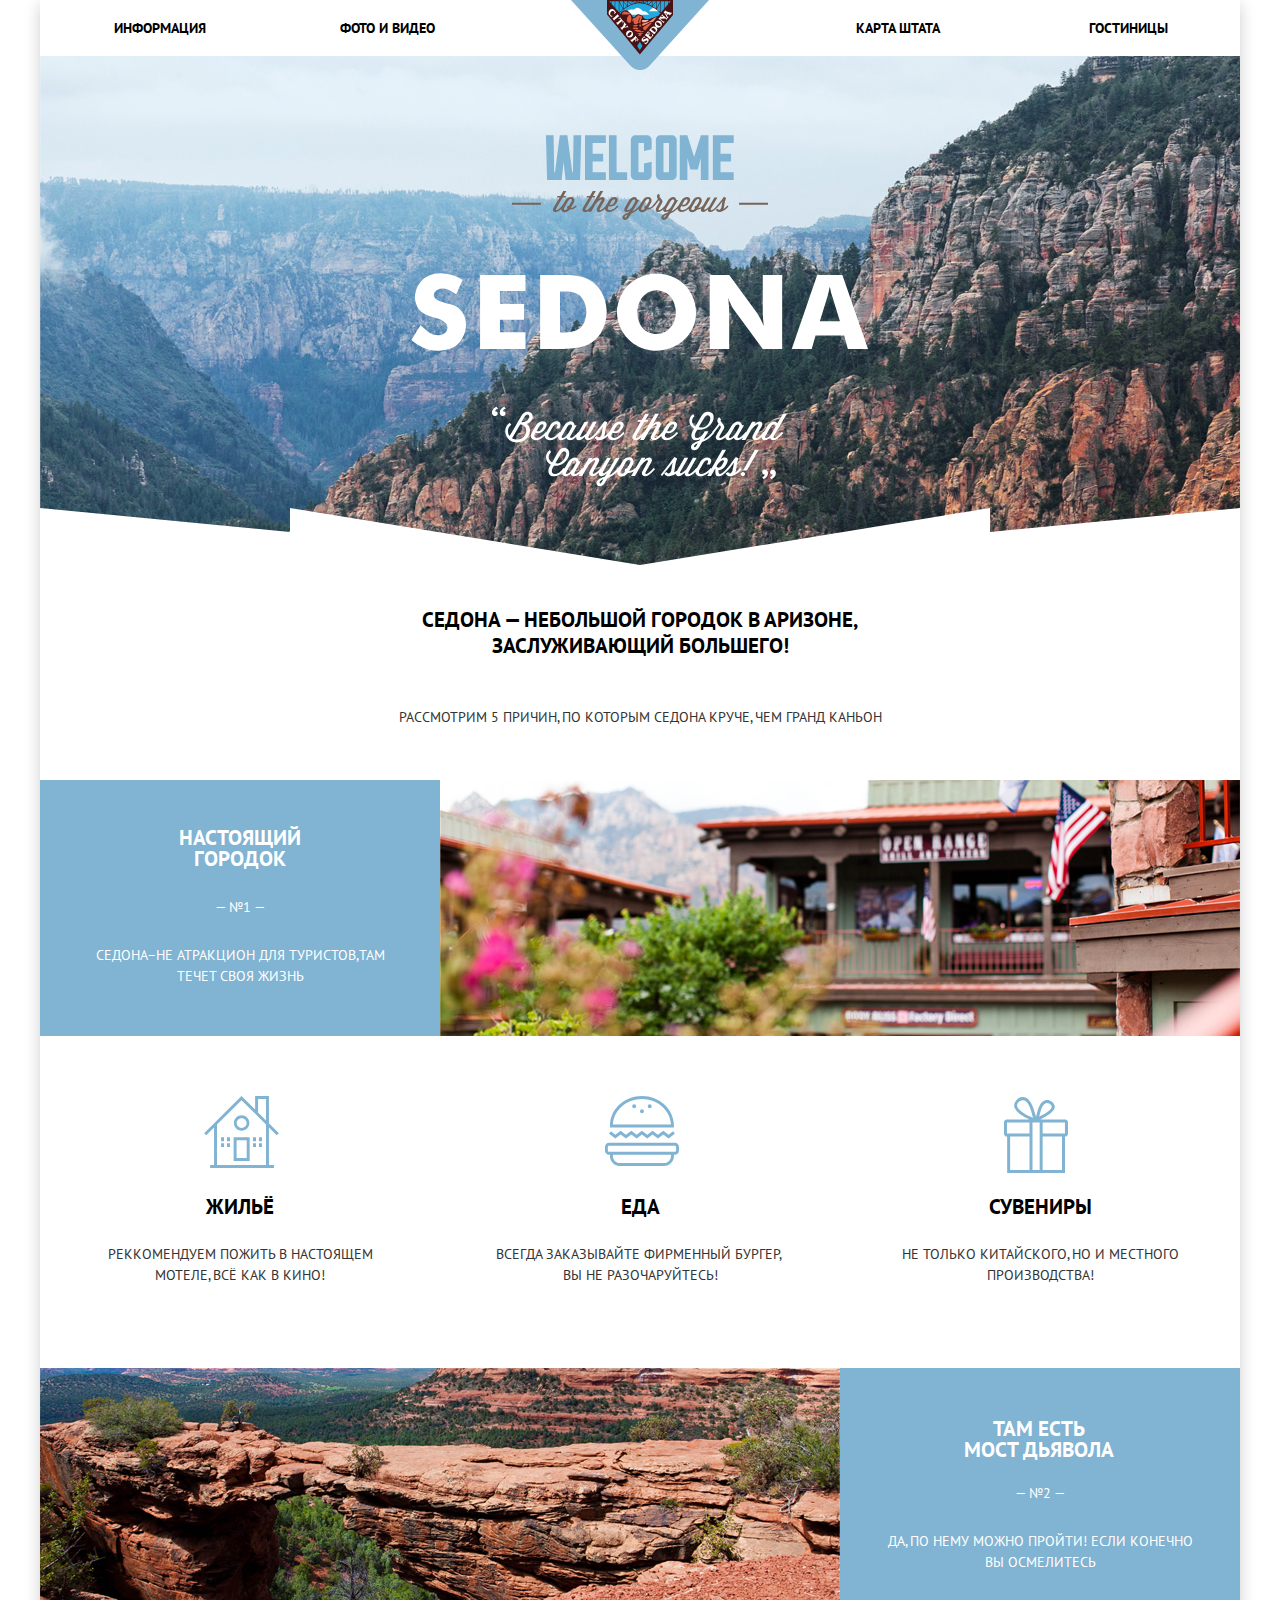
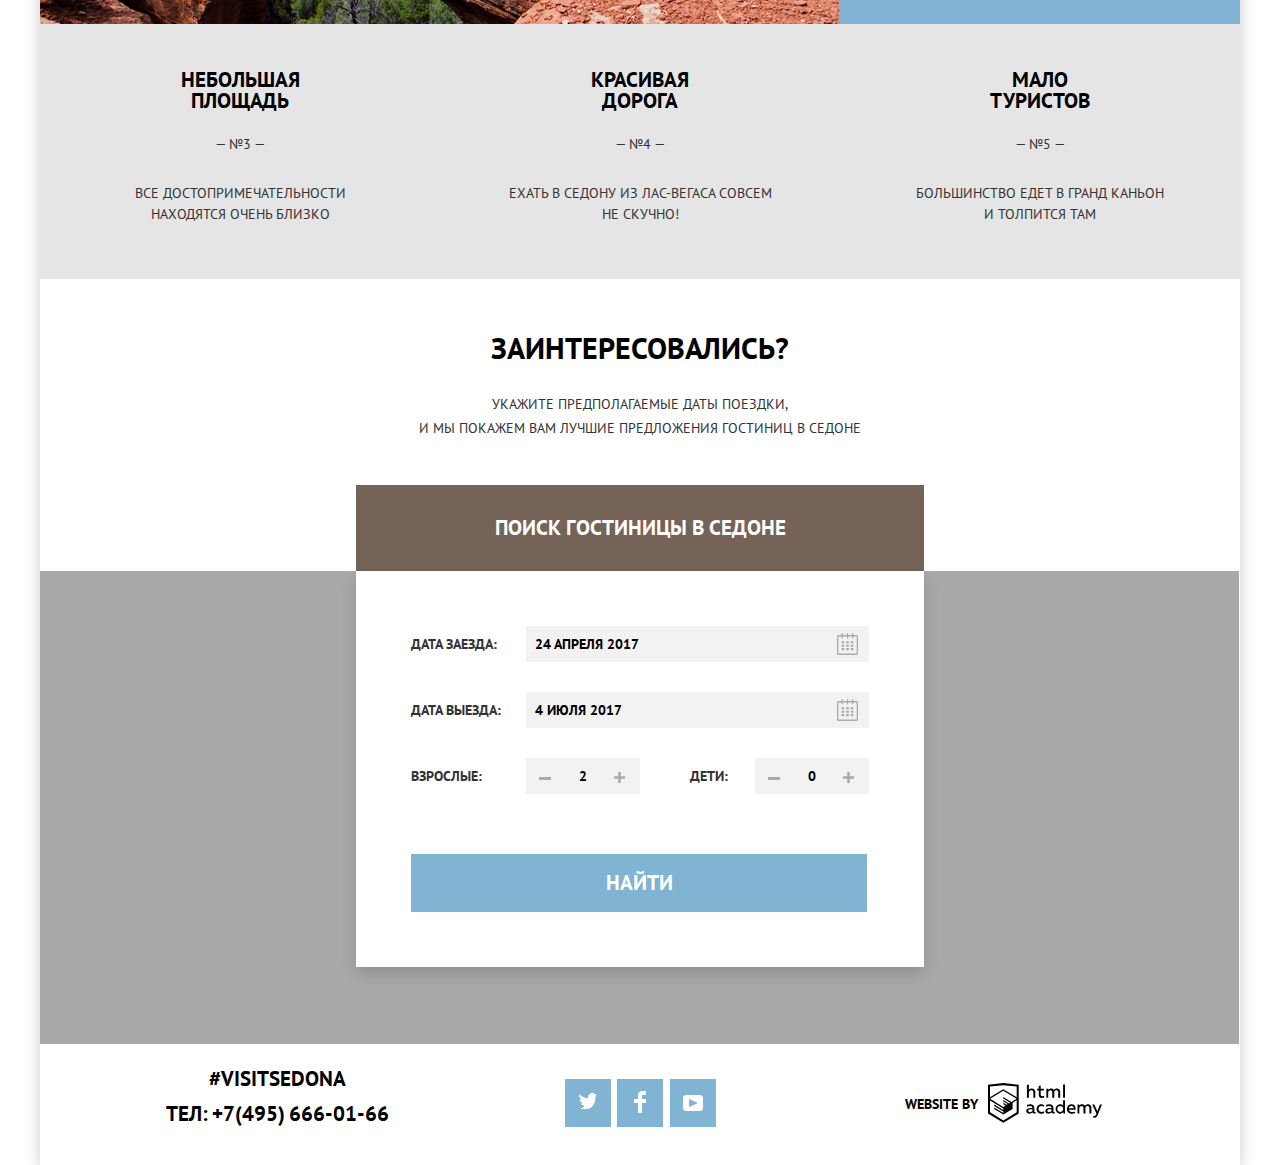
<file: index.html>
<!DOCTYPE html>
<html class="page" lang="ru">

  <head>
    <meta charset="utf-8">
    <title>HTML Academy: Седона</title>
    <link rel="icon" href="favicon.ico">
    <link rel="icon" href="img/favicons/favicon180.svg" type="image/svg+xml">
    <link rel="apple-touch-icon" href="img/favicons/favicon180.png">
    <link rel="manifest" href="manifest.webmanifest">
    <link rel="stylesheet" href="css/normalize.css">
    <link rel="stylesheet" href="css/style.min.css">
    <link rel="stylesheet" href="https://fonts.googleapis.com/css2?family=PT+Sans:wght@400;700&display=swap&subset=cirillic,latin">
  </head>

  <body class="page-body container">

    <header class="main-header">
      <nav class="main-navigation">
        <a href="" class="main-header-logo" aria-label="Логотип Седоны"><img src ="img/logo.svg" width="138" height="70" alt="Логотип Седоны"></a>
        <ul class="site-navigation">
          <li class="nav-item">
            <a class="nav-reference" href="blank.html">информация</a>
          </li>
          <li class="nav-item">
            <a class="nav-reference" href="blank.html">фото и видео</a>
          </li>
          <li class="nav-item">
            <a class="nav-reference" href="blank.html">карта штата</a>
          </li>
          <li class="nav-item">
            <a class="nav-reference" href="catalog.html">гостиницы</a>
          </li>
        </ul>
      </nav>
    </header>

    <main class="content container">
      <!--Приветствие-->
      <section class="welcome">
        <h1 class="visually-hidden">sedona</h1>
        <div class="images"></div>
      </section>
      <div class="tagline container">
        Седона&nbsp;&mdash;&nbsp;небольшой городок в&nbsp;Аризоне, заслуживающий большего!
      </div>

      <!--Причины посещения-->
      <section class="features container">
        <h2 class="intro">Рассмотрим 5 причин,&thinsp;по которым Седона круче,&thinsp;чем Гранд Каньон</h2>
        <ul class="features-list">
          <li class="addition">
            <h3 class="feature-item card-1">Настоящий городок</h3>
            <p class="number">&mdash; №1 &mdash;</p>
            <p class="feature-tagline">седона&ndash;не&nbsp;атракцион для туристов,там течет своя жизнь</p>
          </li>
          <li class="image-real-town image-background-1-reason">
            <h2 class="visually-hidden">Закоулок в Седоне</h2>
          </li>
          <li class="feature-list-card">
            <svg aria-hidden="true" width="75" height="72" viewBox="0 0 75 72" fill="none" xmlns="http://www.w3.org/2000/svg" class="icon-feature">
              <path fill-rule="evenodd" clip-rule="evenodd" d="M45.656 65.033H29.656V41.21H45.656V65.033ZM42.718 44.134H32.593V62.11H42.718V44.134Z" fill="#81B3D2"/>
              <path fill-rule="evenodd" clip-rule="evenodd" d="M72.771 39.253L74.847 37.185L64.939 27.32V0H51.127V13.567L37.5 0L0.151993 37.185L2.22899 39.253L10.061 31.458V69.076H6.12399V72H69.999V69.076H64.94V31.458L72.771 39.253ZM62.002 69.076H12.999V28.534L37.5 4.149L62.002 28.534V69.076ZM54.064 16.492L62.002 24.394V2.924H54.064V16.492Z" fill="#81B3D2"/>
              <path fill-rule="evenodd" clip-rule="evenodd" d="M37.656 34.7929C33.376 34.7929 29.906 31.3409 29.906 27.0799C29.906 22.8209 33.375 19.3669 37.656 19.3669C41.935 19.3669 45.406 22.8209 45.406 27.0799C45.406 31.3409 41.935 34.7929 37.656 34.7929ZM42.625 27.0799C42.625 24.3489 40.4 22.1349 37.656 22.1349C34.911 22.1349 32.686 24.3489 32.686 27.0799C32.686 29.8119 34.91 32.0279 37.656 32.0279C40.4 32.0279 42.625 29.8119 42.625 27.0799ZM17.061 41.2099H20.061V45.1289H17.061V41.2099ZM25.999 41.2099H22.999V45.1289H25.999V41.2099ZM17.061 47.1819H20.061V51.1009H17.061V47.1819ZM25.999 47.1819H22.999V51.1009H25.999V47.1819ZM48.998 41.2099H51.998V45.1289H48.998V41.2099ZM57.936 41.2099H54.936V45.1289H57.936V41.2099ZM48.998 47.1819H51.998V51.1009H48.998V47.1819ZM57.936 47.1819H54.936V51.1009H57.936V47.1819Z" fill="#81B3D2"/>
            </svg>
            <h3 class="feature-item-add">Жильё</h3>
            <p class="tagline-no-num">реккомендуем пожить в&nbsp;настоящем мотеле,&thinsp;всё как в&nbsp;кино!
            </p>
          </li>
          <li class="feature-list-card">
            <svg aria-hidden="true" width="75" height="70" viewBox="0 0 75 70" fill="none" xmlns="http://www.w3.org/2000/svg" class="icon-feature">
              <path fill-rule="evenodd" clip-rule="evenodd" d="M8.97802 31.544H69.855C69.896 30.925 69.924 30.303 69.924 29.674C69.924 29.2812 69.9081 28.8934 69.8922 28.5046V28.5045L69.892 28.501C69.227 12.657 55.186 0 37.952 0C20.719 0 6.67702 12.657 6.01302 28.501C5.99602 28.891 5.98102 29.281 5.98102 29.674C5.98102 30.303 6.00902 30.925 6.05102 31.544H8.97802ZM21.957 42.465L16.634 38.406L11.308 42.465L5.12002 37.751L6.84102 35.294L11.308 38.695L16.635 34.638L21.958 38.695L27.283 34.638L32.611 38.695L37.939 34.638L43.267 38.695L48.596 34.638L53.923 38.695L59.253 34.639L64.589 38.696L69.063 35.293L70.783 37.752L64.589 42.464L59.253 38.405L53.923 42.465L48.596 38.406L43.267 42.465L37.939 38.406L32.611 42.465L27.283 38.406L21.957 42.465ZM5.05102 46.71H70.854C73.128 46.71 74.988 48.65 74.988 51.023V54.527C74.988 56.899 73.127 58.84 70.853 58.84H69.923V59.893C69.923 65.429 65.581 69.958 60.275 69.958H15.629C10.322 69.958 5.98102 65.429 5.98102 59.893V58.84H5.05102C2.77702 58.84 0.916016 56.899 0.916016 54.527V51.023C0.916016 48.65 2.77702 46.71 5.05102 46.71ZM60.276 66.915C63.987 66.915 67.006 63.765 67.006 59.894H67.005V58.841H8.89802V59.894C8.89802 63.765 11.918 66.915 15.629 66.915H60.276ZM72.071 54.527C72.071 55.215 71.513 55.798 70.853 55.798H5.05102C4.39102 55.798 3.83402 55.216 3.83402 54.527V51.023C3.83402 50.335 4.39202 49.752 5.05102 49.752H70.853C71.513 49.752 72.071 50.334 72.071 51.023V54.527ZM66.973 28.501C66.302 14.359 53.543 3.043 37.952 3.043C22.361 3.043 9.60402 14.359 8.93102 28.501H66.973Z" fill="#81B3D2"/>
              <path d="M37.952 17.29C39.0262 17.29 39.897 16.3811 39.897 15.26C39.897 14.1388 39.0262 13.23 37.952 13.23C36.8778 13.23 36.007 14.1388 36.007 15.26C36.007 16.3811 36.8778 17.29 37.952 17.29Z" fill="#81B3D2"/>
              <path d="M30.172 12.26C31.2468 12.26 32.118 11.3511 32.118 10.23C32.118 9.10881 31.2468 8.19995 30.172 8.19995C29.0973 8.19995 28.226 9.10881 28.226 10.23C28.226 11.3511 29.0973 12.26 30.172 12.26Z" fill="#81B3D2"/>
              <path d="M45.732 12.26C46.8068 12.26 47.678 11.3511 47.678 10.23C47.678 9.10881 46.8068 8.19995 45.732 8.19995C44.6573 8.19995 43.786 9.10881 43.786 10.23C43.786 11.3511 44.6573 12.26 45.732 12.26Z" fill="#81B3D2"/>
            </svg>
            <h3 class="feature-item-add">Еда</h3>
            <p class="tagline-no-num">всегда заказывайте фирменный бургер,&thinsp;вы&nbsp;не&nbsp;разочаруйтесь!</p>
          </li>
          <li class="feature-list-card">
            <svg aria-hidden="true" width="64" height="77" viewBox="0 0 64 77" fill="none" xmlns="http://www.w3.org/2000/svg" class="icon-feature">
              <path fill-rule="evenodd" clip-rule="evenodd" d="M61.097 23.501H36.312C50.125 16.602 51.229 12.25 50.72 9.816C49.558 5.853 45.028 2.793 40.718 4.409C35.149 6.498 33.581 14.797 32.074 20.796C30.15 14.726 28.29 6.982 23.938 3.059C22.677 1.921 20.843 0.794999 18.175 1.031C14.149 1.387 8.373 6.413 10.717 12.012C12.968 17.39 20.404 20.789 25.295 23.501H2.879C1.29355 23.5026 0.00715075 24.7846 0 26.37V37.692C0.00715075 39.2774 1.29355 40.5594 2.879 40.561H3.153V77H60.994V40.561H61.097C62.6828 40.5599 63.9698 39.2778 63.977 37.692V26.37C63.9698 24.7842 62.6828 23.5021 61.097 23.501ZM42.413 6.944C44.516 6.634 47.395 8.243 47.668 10.153C48.061 12.909 44.268 15.408 42.582 16.574C40.059 18.318 37.654 19.217 35.295 20.629C36.179 16.939 37.844 7.618 42.413 6.944ZM19.531 16.912C17.306 15.427 12.987 12.481 13.091 9.141C13.203 5.546 18.834 2.571 21.905 5.255C25.761 8.626 27.618 16.36 29.024 21.812C25.775 20.273 22.696 19.024 19.531 16.912ZM25.503 74.026H6.136V40.561H25.504V74.026H25.503ZM25.503 37.524H3.046V26.538H25.503V37.524ZM35.66 37.524V74.027H28.486V26.538H35.66V37.524ZM58.011 74.026H38.644V40.561H58.011V74.026ZM60.931 37.524H38.644V26.538H60.931V37.524Z" fill="#81B3D2"/>
            </svg>
            <h3 class="feature-item-add">Сувениры</h3>
            <p class="tagline-no-num">Не&nbsp;только китайского,&thinsp;но&nbsp;и&nbsp;местного производства!</p>
          </li>
          <li class="image-devil-brige image-background-2-reason">
            <h2 class="visually-hidden">Картинка Моста Дьявола</h2>
          </li>
          <li class="addition">
            <h3 class="feature-item card-2">Там есть мост&nbsp;дьявола</h3>
            <p class="number">&mdash; №2 &mdash;</p>
            <p class="feature-tagline">да,&thinsp;по&nbsp;нему можно пройти! если конечно вы&nbsp;осмелитесь</p>
          </li>
          <li class="from-3">
            <h3 class="feature-item">Небольшая площадь</h3>
            <p class="number">&mdash; №3 &mdash;</p>
            <p class="feature-tagline">все достопримечательности находятся&nbsp;очень близко</p>
          </li>
          <li class="from-3">
            <h3 class="feature-item">красивая дорога</h3>
            <p class="number">&mdash; №4 &mdash;</p>
            <p class="feature-tagline">ехать в&nbsp;седону из&nbsp;лас-вегаса совсем не&nbsp;скучно!</p>
          </li>
          <li class="from-3">
            <h3 class="feature-item">мало туристов</h3>
            <p class="number">&mdash; №5 &mdash;</p>
            <p class="feature-tagline">большинство едет в&nbsp;гранд каньон и&nbsp;толпится там</p>
          </li>
        </ul>
      </section>

      <section class="appointment">
        <h2 class="visually-hidden">Где и&nbsp;когда планируете остановиться в&nbsp;Седоне?</h2>
        <p class="appointment-info">Заинтересовались?</p>
        <p class="appointment-instruction">Укажите предполагаемые даты поездки,</p>
        <p class="appointment-instruction">и&nbsp;мы&nbsp;покажем вам лучшие предложения гостиниц в&nbsp;Седоне</p>
      </section>

      <!--Форма поиска гостиницы-->
      <section class="popup">
        <h2 class="button-layout">
          <button class="container button button-main-page">Поиск гостиницы в Седоне</button>
        </h2>
        <form class="form container" method="post" action="https://echo.htmlacademy.ru/">
          <label class="label" for="arrival"> Дата заезда:</label>
          <div class="form-input">
            <input class="form-field" type="text" id="arrival" name="arrival_date" placeholder="24 апреля 2017">
            <button class="button-calendar" type="button" aria-label="Выбрать дату въезд в гостиницу">
              <svg class="reference-calendar icon-calendar" width="21" height="23" viewBox="0 0 21 23" fill="none" xmlns="http://www.w3.org/2000/svg">
              <path class="icon-popup" fill-rule="evenodd" clip-rule="evenodd" d="M16.406 3.02498H19.251C20.217 3.02498 21 3.84698 21 4.86198V21.164C21 22.179 20.217 23 19.251 23H1.75C0.784 23 0 22.179 0 21.164V4.86198C0 3.84698 0.784 3.02498 1.75 3.02498H4.593V1.64798C4.593 1.26698 4.887 0.958984 5.25 0.958984C5.612 0.958984 5.906 1.26698 5.906 1.64798V3.02498H9.844V1.64798C9.844 1.26698 10.138 0.958984 10.501 0.958984C10.862 0.958984 11.156 1.26698 11.156 1.64798V3.02498H15.094V1.64798C15.094 1.26698 15.387 0.958984 15.75 0.958984C16.112 0.958984 16.406 1.26698 16.406 1.64798V3.02498ZM19.5646 21.484C19.6466 21.3979 19.691 21.2828 19.688 21.164H19.689V4.86198C19.689 4.60898 19.493 4.40298 19.252 4.40298H16.407V5.78098C16.407 6.16198 16.113 6.46998 15.751 6.46998C15.388 6.46998 15.095 6.16198 15.095 5.78098V4.40298H11.157V5.78098C11.157 6.16198 10.863 6.46998 10.502 6.46998C10.139 6.46998 9.845 6.16198 9.845 5.78098V4.40298H5.907V5.78098C5.907 6.16198 5.613 6.46998 5.251 6.46998C4.888 6.46998 4.594 6.16198 4.594 5.78098V4.40298H1.75C1.50263 4.40953 1.30696 4.61458 1.312 4.86198V21.164C1.30696 21.4114 1.50263 21.6164 1.75 21.623H19.251C19.3698 21.6201 19.4826 21.5701 19.5646 21.484Z" fill="#a9a9a9"/>
              <path class="icon-popup" fill-rule="evenodd" clip-rule="evenodd" d="M4.59399 9.2251H7.21899V11.2911H4.59399V9.2251ZM4.59399 12.6681H7.21899V14.7351H4.59399V12.6681ZM7.21899 16.1121H4.59399V18.1781H7.21899V16.1121ZM9.18799 16.1121H11.813V18.1781H9.18799V16.1121ZM11.813 12.6681H9.18799V14.7351H11.813V12.6681ZM9.18799 9.2251H11.813V11.2911H9.18799V9.2251ZM16.406 16.1121H13.781V18.1781H16.406V16.1121ZM13.781 12.6681H16.406V14.7351H13.781V12.6681ZM16.406 9.2251H13.781V11.2911H16.406V9.2251Z" fill="#a9a9a9"/>
            </svg></button>
          </div>
          <label class="label" for="departure">Дата выезда:</label>
          <div class="form-input">
            <input class="form-field" type="text" id="departure" name="date_of_departure" placeholder="4 июля 2017">
            <button class="button-calendar" type="button" aria-label="Выбрать дату отъезда из гостиницы">
              <svg class="reference-calendar icon-calendar" width="21" height="23" viewBox="0 0 21 23" fill="none" xmlns="http://www.w3.org/2000/svg">
              <path class="icon-popup" fill-rule="evenodd" clip-rule="evenodd" d="M16.406 3.02498H19.251C20.217 3.02498 21 3.84698 21 4.86198V21.164C21 22.179 20.217 23 19.251 23H1.75C0.784 23 0 22.179 0 21.164V4.86198C0 3.84698 0.784 3.02498 1.75 3.02498H4.593V1.64798C4.593 1.26698 4.887 0.958984 5.25 0.958984C5.612 0.958984 5.906 1.26698 5.906 1.64798V3.02498H9.844V1.64798C9.844 1.26698 10.138 0.958984 10.501 0.958984C10.862 0.958984 11.156 1.26698 11.156 1.64798V3.02498H15.094V1.64798C15.094 1.26698 15.387 0.958984 15.75 0.958984C16.112 0.958984 16.406 1.26698 16.406 1.64798V3.02498ZM19.5646 21.484C19.6466 21.3979 19.691 21.2828 19.688 21.164H19.689V4.86198C19.689 4.60898 19.493 4.40298 19.252 4.40298H16.407V5.78098C16.407 6.16198 16.113 6.46998 15.751 6.46998C15.388 6.46998 15.095 6.16198 15.095 5.78098V4.40298H11.157V5.78098C11.157 6.16198 10.863 6.46998 10.502 6.46998C10.139 6.46998 9.845 6.16198 9.845 5.78098V4.40298H5.907V5.78098C5.907 6.16198 5.613 6.46998 5.251 6.46998C4.888 6.46998 4.594 6.16198 4.594 5.78098V4.40298H1.75C1.50263 4.40953 1.30696 4.61458 1.312 4.86198V21.164C1.30696 21.4114 1.50263 21.6164 1.75 21.623H19.251C19.3698 21.6201 19.4826 21.5701 19.5646 21.484Z" fill="#a9a9a9"/>
              <path class="icon-popup" fill-rule="evenodd" clip-rule="evenodd" d="M4.59399 9.2251H7.21899V11.2911H4.59399V9.2251ZM4.59399 12.6681H7.21899V14.7351H4.59399V12.6681ZM7.21899 16.1121H4.59399V18.1781H7.21899V16.1121ZM9.18799 16.1121H11.813V18.1781H9.18799V16.1121ZM11.813 12.6681H9.18799V14.7351H11.813V12.6681ZM9.18799 9.2251H11.813V11.2911H9.18799V9.2251ZM16.406 16.1121H13.781V18.1781H16.406V16.1121ZM13.781 12.6681H16.406V14.7351H13.781V12.6681ZM16.406 9.2251H13.781V11.2911H16.406V9.2251Z" fill="#a9a9a9"/>
            </svg></button>
          </div>
          <label class="label" for="adult">Взрослые:</label>
          <div class="form-input-half">
            <input class="form-field field-half" type="number" id="adult" min="0" max="20" name="adult" placeholder="2">
            <button class="icon-minus" type="button" aria-label="Минус один взрослый посетит гостиницу">
              <svg width="12" height="3" viewBox="0 0 12 3" fill="none" xmlns="http://www.w3.org/2000/svg">
              <rect class="icon-popup" fill-rule="evenodd" clip-rule="evenodd" width="12" height="3" fill="#a9a9a9"/>
              </svg>
            </button>
            <button class="icon-plus" type="button" aria-label="Плюс один взрослый посетит гостиницу">
              <svg  width="11" height="11" viewBox="0 0 11 11" fill="none" xmlns="http://www.w3.org/2000/svg">
              <path class="icon-popup" fill-rule="evenodd" clip-rule="evenodd" d="M4.23086 6.76932V11H6.76932V6.76932H11V4.23086H6.76932V0H4.23085V4.23086H0V6.76932H4.23086Z" fill="#a9a9a9"/>
              </svg>
            </button>
          </div>
          <label class="label label-child" for="child">Дети:</label>
          <div class="form-input-half">
            <input class="form-field field-half" type="number" id="child" min="0" max="20" name="children" placeholder="0">
            <button class="icon-minus" type="button" aria-label="Минус один ребенок посетит гостиницу">
              <svg width="12" height="3" viewBox="0 0 12 3" fill="none" xmlns="http://www.w3.org/2000/svg">
              <rect class="icon-popup" width="12" height="3" fill="#a9a9a9"/>
              </svg>
            </button>
            <button class="icon-plus" type="button" aria-label="Плюс один ребенок посетит гостиницу">
              <svg  width="11" height="11" viewBox="0 0 11 11" fill="none" xmlns="http://www.w3.org/2000/svg">
              <path class="icon-popup" fill-rule="evenodd" clip-rule="evenodd" d="M4.23086 6.76932V11H6.76932V6.76932H11V4.23086H6.76932V0H4.23085V4.23086H0V6.76932H4.23086Z" fill="#a9a9a9"/>
              </svg>
            </button>
          </div>
          <input type="submit" value="Найти" class="button search search-layout">
        </form>
      </section>

      <!-- Карта -->
      <section class="map">
        <h2 class="visually-hidden">Карта</h2>
        <iframe class="map-interactive" src="https://www.google.com/maps/embed?pb=!1m18!1m12!1m3!1d52385.1805059992!2d-111.83015812170547!3d34.85437338099662!2m3!1f0!2f0!3f0!3m2!1i1024!2i768!4f13.1!3m3!1m2!1s0x872da132f942b00d%3A0x5548c523fa6c8efd!2sSedona%2C%20AZ%2086336%2C%20USA!5e0!3m2!1sen!2sru!4v1614665177101!5m2!1sen!2sru" width="1199" height="594" title="Sedona, Arizona 86336, USA">
        </iframe>
      </section>
    </main>

    <footer class="main-footer container flexbox">
      <div class="map-substrate"></div>
      <div class="background-footer">
        <section class="footer-part footer-part-tel">
          <h2 class="visually-hidden">Телефон</h2>
          <p class="hashtag">#VISITSEDONA</p>
          <a class="link-tel" aria-label="Контактный телефон" href="tel:+74956660166">тел:&thinsp;+7(495)&thinsp;666-01-66</a>
        </section>

        <section class="footer-part">
          <h2 class="visually-hidden">Ссылки на соцсети</h2>
          <ul class="socials-list">
            <li class="socials-list-item">
              <a class="soc-icon social-button" aria-label="Twitter" href="blank.html">
              <svg class="soc-svg" aria-hidden="true" width="20" height="20" viewBox="0 0 17 17" fill="none" stroke="var(--basic-blue)" xmlns="http://www.w3.org/2000/svg">
                <path class="svg-color" d="M10.95 1.14409C12.635 0.648089 13.934 1.41409 14.527 2.32309C15.2 2.09209 15.858 1.84209 16.538 1.61509C16.5249 2.30145 16.2117 2.94761 15.681 3.38309C16.366 3.55309 16.985 2.89209 16.985 2.89209C16.816 3.89209 15.979 4.68009 15.422 4.91609C15.191 11.6661 12.247 16.1331 5.34498 15.9981H4.89898C4.48898 15.9981 0.734977 15.5381 0.000976562 14.1111C2.27198 14.3071 3.89398 13.6891 4.69398 12.9341C3.73398 12.6341 2.01498 12.4571 1.71498 9.98409C2.06398 10.0901 2.27898 10.2121 2.90498 10.1031C1.70498 9.24709 0.373977 8.53009 0.447977 6.33009C0.732977 6.65809 1.51498 6.86609 1.78798 6.80209C1.08498 6.56109 -0.182023 3.44209 0.893977 1.85009C2.71198 3.70409 4.62898 5.45609 8.04598 5.62309C8.25398 3.33009 9.18298 1.79309 10.95 1.14409Z" fill="white"/>
              </svg>
              </a>
            </li>
            <li class="socials-list-item">
              <a class="soc-icon social-button" aria-label="Facebook" href="blank.html">
                <svg class="soc-svg" aria-hidden="true" focusable="false" width="12" height="22" viewBox="0 0 12 22" fill="none" xmlns="http://www.w3.org/2000/svg">
                  <path class="svg-color" d="M12 4V0H8C5.79086 0 4 1.79086 4 4V8H0V12H4V22H8V12H12V8H8V4H12Z"   fill="white"/>
                </svg>
              </a>
            </li>
            <li class="socials-list-item">
              <a class="soc-icon social-button" aria-label="Vkontakte" href="blank.html">
                <svg class="soc-svg" aria-hidden="true" focusable="false" width="20" height="16" viewBox="0 0 20 16" fill="none" xmlns="http://www.w3.org/2000/svg">
                  <path class="svg-color" fill-rule="evenodd" clip-rule="evenodd" d="M3 0H17C18.65 0 20 1.35 20 3V13C20 14.65 18.65 16 17 16H3C1.35 16 0 14.65 0 13V3C0 1.35 1.35 0 3 0ZM6.027 4.002V11.998L15.014 8L6.027 4.002Z" fill="white"/>
                </svg>
              </a>
            </li>
          </ul>
        </section>

        <section class="footer-part">
        <h2 class="visually-hidden">Ссылка на HtmlAcademy</h2>
        <div class="copy-box">
          <p class="copy-info">Website by</p>
          <a class="copy-link" aria-label="Ссылка на Html-Academy" href="https://htmlacademy.ru/intensive/htmlcss">
            <svg class="svg" aria-hidden="true" focusable="false" width="114" height="40" viewBox="0 0 114 40" xmlns="http://www.w3.org/2000/svg">
          <path fill-rule="evenodd" clip-rule="evenodd" d="M15.5197 0.057373H15.3509L0 1.71895V30.4945L15.3509 39.8382L30.7018 30.4945V1.71895L15.5197 0.057373ZM77.0183 1.62185H75.0876V14.7311H77.0183V1.62185ZM40.8619 1.63264V6.76843C41.6131 5.9864 42.6386 5.5436 43.7105 5.53843C44.6823 5.47908 45.6329 5.84495 46.3253 6.54479C47.0177 7.24462 47.3866 8.21244 47.3399 9.20685V14.7634H45.367V9.46579C45.4231 8.94897 45.2754 8.43059 44.9566 8.02553C44.6377 7.62047 44.174 7.36218 43.6683 7.3079H43.3518C42.3456 7.36979 41.4321 7.9295 40.9041 8.80764V14.7634H38.8995V1.63264H40.8619ZM77.0183 30.4837H75.2775V29.0595C74.4828 30.1353 73.23 30.7538 71.9119 30.7211C69.4751 30.5528 67.5825 28.4822 67.5825 25.9845C67.5825 23.4867 69.4751 21.4162 71.9119 21.2479C73.1195 21.2052 74.2818 21.7203 75.0771 22.6505V17.3205H77.0183V30.4837ZM47.0656 29.0595C47.263 29.0515 47.4583 29.0152 47.6459 28.9516V30.3866C47.2482 30.5404 46.826 30.6172 46.4009 30.6132C45.6482 30.6769 44.9394 30.2429 44.639 29.5342C43.7036 30.31 42.5302 30.7227 41.3261 30.6995C39.733 30.6995 38.256 29.804 38.256 27.9482C38.256 25.65 40.3661 24.9379 42.1702 24.9379C42.9402 24.9505 43.707 25.0408 44.4596 25.2076V24.884C44.4596 23.805 43.6578 22.9742 42.1491 22.9742C41.0585 22.9764 39.9804 23.2116 38.9839 23.6647V21.8305C40.0678 21.451 41.204 21.2506 42.3495 21.2371C44.8394 21.2371 46.3693 22.4455 46.3693 25.1753V28.4121C46.3546 28.5668 46.401 28.721 46.4981 28.8406C46.5951 28.9601 46.7349 29.035 46.8862 29.0487H47.0656V29.0595ZM40.2711 27.8403C40.298 28.229 40.4761 28.5905 40.7655 28.844C41.055 29.0974 41.4317 29.2217 41.8115 29.189H41.9275C42.8819 29.1906 43.7973 28.8022 44.4702 28.11V26.5779C43.842 26.4414 43.2026 26.3655 42.5605 26.3513C41.5055 26.3513 40.2817 26.7074 40.2817 27.8403H40.2711ZM56.0229 21.9384C55.1962 21.4632 54.2596 21.2246 53.3115 21.2479H52.9422C51.7332 21.2873 50.5891 21.8166 49.7619 22.7192C48.9347 23.6218 48.4923 24.8236 48.5321 26.06V26.5024C48.6957 29.0004 50.805 30.8921 53.2482 30.7318C54.2519 30.7555 55.2477 30.5452 56.1601 30.1168V28.2718C55.3769 28.7215 54.4945 28.9591 53.5963 28.9624C52.5199 29.0288 51.4963 28.4793 50.9385 27.5356C50.3806 26.5918 50.3806 25.4095 50.9385 24.4658C51.4963 23.522 52.5199 22.9725 53.5963 23.039C54.461 23.0357 55.3066 23.2989 56.0229 23.7942V21.9384ZM66.1514 29.0595C66.3488 29.0515 66.5441 29.0152 66.7317 28.9516V30.3866C66.334 30.5404 65.9118 30.6172 65.4867 30.6132C64.734 30.6769 64.0252 30.2429 63.7248 29.5342C62.7894 30.31 61.616 30.7227 60.4119 30.6995C58.8188 30.6995 57.3417 29.804 57.3417 27.9482C57.3417 25.65 59.4518 24.9379 61.256 24.9379C62.0259 24.9505 62.7928 25.0408 63.5454 25.2076V24.884C63.5454 23.805 62.7436 22.9742 61.2349 22.9742C60.1443 22.9764 59.0662 23.2116 58.0697 23.6647V21.8305C59.1536 21.451 60.2897 21.2506 61.4353 21.2371C63.9252 21.2371 65.455 22.4455 65.455 25.1753V28.4121C65.4404 28.5668 65.4868 28.721 65.5838 28.8406C65.6809 28.9601 65.8207 29.035 65.972 29.0487H66.1514V29.0595ZM59.855 28.8481C59.5632 28.5943 59.3837 28.2311 59.3569 27.8403H59.378C59.378 26.7074 60.5385 26.3513 61.6569 26.3513C62.299 26.3655 62.9383 26.4414 63.5665 26.5779V28.11C62.8937 28.8022 61.9782 29.1906 61.0239 29.189H60.9078C60.5263 29.2247 60.1469 29.1019 59.855 28.8481ZM69.3271 25.9305C69.3271 24.2859 70.6308 22.9526 72.239 22.9526L72.2601 23.0066C73.4742 23.0066 74.5742 23.7382 75.0665 24.8732V27.0311C74.5856 28.1871 73.4673 28.9296 72.239 28.9084C70.6308 28.9084 69.3271 27.5752 69.3271 25.9305ZM83.3486 21.2479C86.8408 21.2479 88.0541 24.1395 87.4844 26.7397H80.922C81.1436 28.3582 82.6839 29.0163 84.2876 29.0163C85.2509 29.0196 86.2027 28.8021 87.0729 28.3797V30.1061C86.0736 30.5421 84.9939 30.7519 83.9078 30.7211C81.2385 30.7211 78.8963 29.189 78.8963 25.9521C78.8362 24.7502 79.2482 23.5736 80.0408 22.6841C80.8334 21.7945 81.9408 21.2658 83.1165 21.2155H83.3486V21.2479ZM80.8693 25.1753C80.9704 23.8237 82.1216 22.8104 83.4436 22.9095H83.4858C84.1064 22.8531 84.7196 23.08 85.1612 23.5295C85.6028 23.979 85.8275 24.6051 85.7752 25.24H80.8693V25.1753ZM89.489 30.4621V21.4961H91.2298V22.575C91.9777 21.7197 93.041 21.2229 94.1628 21.2047C95.2951 21.1328 96.3712 21.7163 96.9482 22.7153C97.7407 21.8335 98.8477 21.3161 100.018 21.2803C100.952 21.2327 101.859 21.6011 102.507 22.2901C103.154 22.9792 103.478 23.9213 103.394 24.8732V30.4837H101.39V24.9271C101.437 24.4734 101.306 24.0191 101.024 23.6647C100.743 23.3104 100.336 23.0852 99.8917 23.039H99.6174C98.7512 23.0941 97.9525 23.536 97.4335 24.2474V30.4837H95.4289V24.9271C95.4728 24.47 95.3357 24.0139 95.0481 23.6611C94.7606 23.3082 94.3467 23.088 93.8991 23.0497H93.6881C92.7466 23.1344 91.8915 23.6449 91.3564 24.4416V30.5161H89.5312L89.489 30.4621ZM113.977 21.4745H111.972L109.324 28.2718L106.306 21.4853H104.196L108.417 30.5484L108.237 31.0016C107.72 32.3611 107.003 33.0516 106.053 33.0516C105.75 33.0548 105.447 33.0112 105.156 32.9221V34.6161C105.536 34.7125 105.926 34.7632 106.317 34.7671C107.646 34.7671 108.902 34.0226 109.851 31.6813L113.977 21.4745ZM52.689 5.78658V2.54974L50.7266 3.01369V5.73264H49.144V7.49132H50.7899V11.9905C50.7231 12.817 51.0244 13.6301 51.61 14.2038C52.1955 14.7775 53.0028 15.0505 53.8073 14.9468C54.5996 14.9535 55.3875 14.8259 56.139 14.5692V12.8429C55.5727 13.0781 54.9672 13.199 54.356 13.199C53.2165 13.199 52.689 12.8105 52.689 11.6237V7.5129H55.8541V5.78658H52.689ZM58.3862 14.7526V5.75421H60.1376V6.83316C60.8811 5.97655 61.9403 5.476 63.0601 5.45211C64.1624 5.38099 65.2146 5.93142 65.8032 6.88711C66.5958 6.00534 67.7028 5.48794 68.8734 5.45211C69.8138 5.41462 70.7233 5.79859 71.364 6.50353C72.0046 7.20846 72.3126 8.16418 72.2073 9.12053V14.7418H70.2028V9.18527C70.2499 8.73151 70.1184 8.27721 69.8373 7.92287C69.5561 7.56853 69.1485 7.34334 68.7046 7.29711H68.4619C67.5957 7.35228 66.797 7.7942 66.278 8.50553V14.7418H64.2734V9.18527C64.3206 8.73151 64.1891 8.27721 63.9079 7.92287C63.6268 7.56853 63.2191 7.34334 62.7752 7.29711H62.5326C61.5911 7.38181 60.736 7.89229 60.2009 8.68895V14.7634H58.3862V14.7526ZM28.6972 29.3033L28.7078 29.2968L28.6972 29.3184V29.3033ZM28.6972 17.3205V29.3033L15.3509 37.4321L2.00459 29.3184V17.5147L15.2876 25.6068V27.0311L6.18257 21.5284V22.9418L15.3404 28.5632V30.0629L6.19312 24.4955V25.9521L15.3509 31.5734L24.5826 25.9197V19.8129L28.6972 17.3205ZM28.7078 15.7776L25.0362 17.9355L23.3482 19.0145L15.3087 14.0837V15.4971L22.156 19.7266L22.0083 19.8237L20.9532 20.4063L15.2876 16.9537V18.3995L19.761 21.1184L18.706 21.8413L15.3298 19.7913V21.2047L17.5454 22.5426L15.2982 23.9021L2.11009 15.864L15.3087 7.72869L28.7078 15.7776ZM15.2876 6.27211L28.7078 14.3534V3.56395L15.3615 2.12895L2.01514 3.56395V14.3534L15.2876 6.27211Z"/>
            </svg>
          </a>
        </div>
        </section>
      </div>
    </footer>
  </body>
</html>
</file>
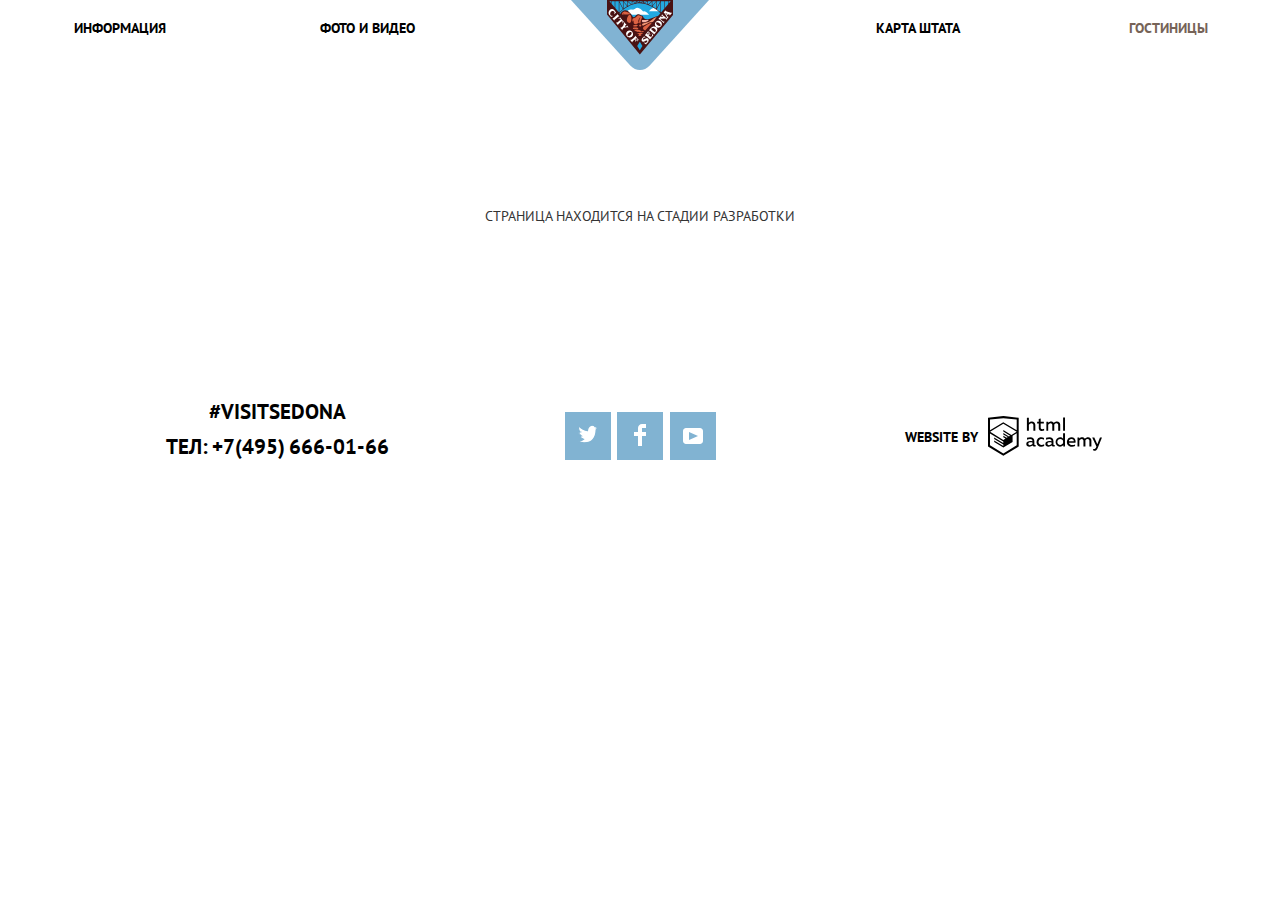
<file: blank.html>
<!DOCTYPE html>
<html lang="ru">

  <head>
    <meta charset="utf-8">
    <title>HTML Academy: Седона</title>
    <link rel="icon" href="favicon.ico">
    <link rel="icon" href="img/favicons/favicon180.svg" type="image/svg+xml">
    <link rel="apple-touch-icon" href="img/favicons/favicon180.png">
    <link rel="manifest" href="manifest.webmanifest">
    <link rel="stylesheet" href="css/normalize.css">
    <link rel="stylesheet" href="css/style.min.css">
    <link rel="stylesheet" href="https://fonts.googleapis.com/css2?family=PT+Sans:wght@400;700&display=swap&subset=cirillic,latin">
    <link rel="stylesheet" href="https://fonts.googleapis.com/css2?family=PT+Sans:wght@400;700&display=swap&subset=cirillic,latin">
  </head>
  <body>
    <header class="main-header">
      <nav class="main-navigation">
        <a class="main-header-logo" aria-label="Логотип Седоны" href="index.html"><img src ="img/logo.svg" width="138" height="70" alt="Логотип Седоны"></a>
        <ul class="site-navigation">
          <li class="nav-item"><a class="nav-reference" href="blank.html">информация</a></li>
          <li class="nav-item"><a class="nav-reference" href="blank.html">фото и видео</a></li>
          <li class="nav-item"><a class="nav-reference" href="blank.html">карта штата</a></li>
          <li class="nav-item"><a class="nav-reference visited" href="catalog.html">гостиницы</a></li>
        </ul>
      </nav>
    </header>
    <main>
      <div class="blank">
      Страница находится на стадии разработки
      </div>
    </main>
    <footer class="main-footer container flexbox">
      <div class="background-footer">
        <section class="footer-part footer-part-tel">
          <h2 class="visually-hidden">Телефон</h2>
          <p class="hashtag">#VISITSEDONA</p>
          <a class="link-tel" aria-label="Контактный телефон" href="tel:+74956660166">тел:&thinsp;+7(495)&thinsp;666-01-66</a>
        </section>

        <section class="footer-part">
          <h2 class="visually-hidden">Ссылки на соцсети</h2>
          <ul class="socials-list">
            <li class="socials-list-item">
              <a class="soc-icon social-button" aria-label="Twitter" href="blank.html">
              <svg class="soc-svg" aria-hidden="true" width="20" height="20" viewBox="0 0 17 17" fill="none" stroke="var(--basic-blue)" xmlns="http://www.w3.org/2000/svg">
              <path class="svg-color" d="M10.95 1.14409C12.635 0.648089 13.934 1.41409 14.527 2.32309C15.2 2.09209 15.858 1.84209 16.538 1.61509C16.5249 2.30145 16.2117 2.94761 15.681 3.38309C16.366 3.55309 16.985 2.89209 16.985 2.89209C16.816 3.89209 15.979 4.68009 15.422 4.91609C15.191 11.6661 12.247 16.1331 5.34498 15.9981H4.89898C4.48898 15.9981 0.734977 15.5381 0.000976562 14.1111C2.27198 14.3071 3.89398 13.6891 4.69398 12.9341C3.73398 12.6341 2.01498 12.4571 1.71498 9.98409C2.06398 10.0901 2.27898 10.2121 2.90498 10.1031C1.70498 9.24709 0.373977 8.53009 0.447977 6.33009C0.732977 6.65809 1.51498 6.86609 1.78798 6.80209C1.08498 6.56109 -0.182023 3.44209 0.893977 1.85009C2.71198 3.70409 4.62898 5.45609 8.04598 5.62309C8.25398 3.33009 9.18298 1.79309 10.95 1.14409Z" fill="white"/>
              </svg>
              </a>
            </li>
            <li class="socials-list-item">
              <a class="soc-icon social-button" aria-label="Facebook" href="blank.html">
                <svg class="soc-svg" aria-hidden="true" focusable="false" width="12" height="22" viewBox="0 0 12 22" fill="none" xmlns="http://www.w3.org/2000/svg">
                  <path class="svg-color" d="M12 4V0H8C5.79086 0 4 1.79086 4 4V8H0V12H4V22H8V12H12V8H8V4H12Z"   fill="white"/>
                </svg>
              </a>
            </li>
            <li class="socials-list-item">
              <a class="soc-icon social-button" aria-label="Vkontakte" href="blank.html">
                <svg class="soc-svg" aria-hidden="true" focusable="false" width="20" height="16" viewBox="0 0 20 16" fill="none" xmlns="http://www.w3.org/2000/svg">
                <path class="svg-color" fill-rule="evenodd" clip-rule="evenodd" d="M3 0H17C18.65 0 20 1.35 20 3V13C20 14.65 18.65 16 17 16H3C1.35 16 0 14.65 0 13V3C0 1.35 1.35 0 3 0ZM6.027 4.002V11.998L15.014 8L6.027 4.002Z" fill="white"/>
                </svg>
              </a>
            </li>
          </ul>
        </section>

        <section class="footer-part">
        <h2 class="visually-hidden">Ссылка на HtmlAcademy</h2>
        <div class="copy-box">
          <p class="copy-info">Website by</p>
          <a class="copy-link" aria-label="Ссылка на Html-Academy" href="https://htmlacademy.ru/intensive/htmlcss">
            <svg class="svg" aria-hidden="true" focusable="false" width="114" height="40" viewBox="0 0 114 40" xmlns="http://www.w3.org/2000/svg">
          <path fill-rule="evenodd" clip-rule="evenodd" d="M15.5197 0.057373H15.3509L0 1.71895V30.4945L15.3509 39.8382L30.7018 30.4945V1.71895L15.5197 0.057373ZM77.0183 1.62185H75.0876V14.7311H77.0183V1.62185ZM40.8619 1.63264V6.76843C41.6131 5.9864 42.6386 5.5436 43.7105 5.53843C44.6823 5.47908 45.6329 5.84495 46.3253 6.54479C47.0177 7.24462 47.3866 8.21244 47.3399 9.20685V14.7634H45.367V9.46579C45.4231 8.94897 45.2754 8.43059 44.9566 8.02553C44.6377 7.62047 44.174 7.36218 43.6683 7.3079H43.3518C42.3456 7.36979 41.4321 7.9295 40.9041 8.80764V14.7634H38.8995V1.63264H40.8619ZM77.0183 30.4837H75.2775V29.0595C74.4828 30.1353 73.23 30.7538 71.9119 30.7211C69.4751 30.5528 67.5825 28.4822 67.5825 25.9845C67.5825 23.4867 69.4751 21.4162 71.9119 21.2479C73.1195 21.2052 74.2818 21.7203 75.0771 22.6505V17.3205H77.0183V30.4837ZM47.0656 29.0595C47.263 29.0515 47.4583 29.0152 47.6459 28.9516V30.3866C47.2482 30.5404 46.826 30.6172 46.4009 30.6132C45.6482 30.6769 44.9394 30.2429 44.639 29.5342C43.7036 30.31 42.5302 30.7227 41.3261 30.6995C39.733 30.6995 38.256 29.804 38.256 27.9482C38.256 25.65 40.3661 24.9379 42.1702 24.9379C42.9402 24.9505 43.707 25.0408 44.4596 25.2076V24.884C44.4596 23.805 43.6578 22.9742 42.1491 22.9742C41.0585 22.9764 39.9804 23.2116 38.9839 23.6647V21.8305C40.0678 21.451 41.204 21.2506 42.3495 21.2371C44.8394 21.2371 46.3693 22.4455 46.3693 25.1753V28.4121C46.3546 28.5668 46.401 28.721 46.4981 28.8406C46.5951 28.9601 46.7349 29.035 46.8862 29.0487H47.0656V29.0595ZM40.2711 27.8403C40.298 28.229 40.4761 28.5905 40.7655 28.844C41.055 29.0974 41.4317 29.2217 41.8115 29.189H41.9275C42.8819 29.1906 43.7973 28.8022 44.4702 28.11V26.5779C43.842 26.4414 43.2026 26.3655 42.5605 26.3513C41.5055 26.3513 40.2817 26.7074 40.2817 27.8403H40.2711ZM56.0229 21.9384C55.1962 21.4632 54.2596 21.2246 53.3115 21.2479H52.9422C51.7332 21.2873 50.5891 21.8166 49.7619 22.7192C48.9347 23.6218 48.4923 24.8236 48.5321 26.06V26.5024C48.6957 29.0004 50.805 30.8921 53.2482 30.7318C54.2519 30.7555 55.2477 30.5452 56.1601 30.1168V28.2718C55.3769 28.7215 54.4945 28.9591 53.5963 28.9624C52.5199 29.0288 51.4963 28.4793 50.9385 27.5356C50.3806 26.5918 50.3806 25.4095 50.9385 24.4658C51.4963 23.522 52.5199 22.9725 53.5963 23.039C54.461 23.0357 55.3066 23.2989 56.0229 23.7942V21.9384ZM66.1514 29.0595C66.3488 29.0515 66.5441 29.0152 66.7317 28.9516V30.3866C66.334 30.5404 65.9118 30.6172 65.4867 30.6132C64.734 30.6769 64.0252 30.2429 63.7248 29.5342C62.7894 30.31 61.616 30.7227 60.4119 30.6995C58.8188 30.6995 57.3417 29.804 57.3417 27.9482C57.3417 25.65 59.4518 24.9379 61.256 24.9379C62.0259 24.9505 62.7928 25.0408 63.5454 25.2076V24.884C63.5454 23.805 62.7436 22.9742 61.2349 22.9742C60.1443 22.9764 59.0662 23.2116 58.0697 23.6647V21.8305C59.1536 21.451 60.2897 21.2506 61.4353 21.2371C63.9252 21.2371 65.455 22.4455 65.455 25.1753V28.4121C65.4404 28.5668 65.4868 28.721 65.5838 28.8406C65.6809 28.9601 65.8207 29.035 65.972 29.0487H66.1514V29.0595ZM59.855 28.8481C59.5632 28.5943 59.3837 28.2311 59.3569 27.8403H59.378C59.378 26.7074 60.5385 26.3513 61.6569 26.3513C62.299 26.3655 62.9383 26.4414 63.5665 26.5779V28.11C62.8937 28.8022 61.9782 29.1906 61.0239 29.189H60.9078C60.5263 29.2247 60.1469 29.1019 59.855 28.8481ZM69.3271 25.9305C69.3271 24.2859 70.6308 22.9526 72.239 22.9526L72.2601 23.0066C73.4742 23.0066 74.5742 23.7382 75.0665 24.8732V27.0311C74.5856 28.1871 73.4673 28.9296 72.239 28.9084C70.6308 28.9084 69.3271 27.5752 69.3271 25.9305ZM83.3486 21.2479C86.8408 21.2479 88.0541 24.1395 87.4844 26.7397H80.922C81.1436 28.3582 82.6839 29.0163 84.2876 29.0163C85.2509 29.0196 86.2027 28.8021 87.0729 28.3797V30.1061C86.0736 30.5421 84.9939 30.7519 83.9078 30.7211C81.2385 30.7211 78.8963 29.189 78.8963 25.9521C78.8362 24.7502 79.2482 23.5736 80.0408 22.6841C80.8334 21.7945 81.9408 21.2658 83.1165 21.2155H83.3486V21.2479ZM80.8693 25.1753C80.9704 23.8237 82.1216 22.8104 83.4436 22.9095H83.4858C84.1064 22.8531 84.7196 23.08 85.1612 23.5295C85.6028 23.979 85.8275 24.6051 85.7752 25.24H80.8693V25.1753ZM89.489 30.4621V21.4961H91.2298V22.575C91.9777 21.7197 93.041 21.2229 94.1628 21.2047C95.2951 21.1328 96.3712 21.7163 96.9482 22.7153C97.7407 21.8335 98.8477 21.3161 100.018 21.2803C100.952 21.2327 101.859 21.6011 102.507 22.2901C103.154 22.9792 103.478 23.9213 103.394 24.8732V30.4837H101.39V24.9271C101.437 24.4734 101.306 24.0191 101.024 23.6647C100.743 23.3104 100.336 23.0852 99.8917 23.039H99.6174C98.7512 23.0941 97.9525 23.536 97.4335 24.2474V30.4837H95.4289V24.9271C95.4728 24.47 95.3357 24.0139 95.0481 23.6611C94.7606 23.3082 94.3467 23.088 93.8991 23.0497H93.6881C92.7466 23.1344 91.8915 23.6449 91.3564 24.4416V30.5161H89.5312L89.489 30.4621ZM113.977 21.4745H111.972L109.324 28.2718L106.306 21.4853H104.196L108.417 30.5484L108.237 31.0016C107.72 32.3611 107.003 33.0516 106.053 33.0516C105.75 33.0548 105.447 33.0112 105.156 32.9221V34.6161C105.536 34.7125 105.926 34.7632 106.317 34.7671C107.646 34.7671 108.902 34.0226 109.851 31.6813L113.977 21.4745ZM52.689 5.78658V2.54974L50.7266 3.01369V5.73264H49.144V7.49132H50.7899V11.9905C50.7231 12.817 51.0244 13.6301 51.61 14.2038C52.1955 14.7775 53.0028 15.0505 53.8073 14.9468C54.5996 14.9535 55.3875 14.8259 56.139 14.5692V12.8429C55.5727 13.0781 54.9672 13.199 54.356 13.199C53.2165 13.199 52.689 12.8105 52.689 11.6237V7.5129H55.8541V5.78658H52.689ZM58.3862 14.7526V5.75421H60.1376V6.83316C60.8811 5.97655 61.9403 5.476 63.0601 5.45211C64.1624 5.38099 65.2146 5.93142 65.8032 6.88711C66.5958 6.00534 67.7028 5.48794 68.8734 5.45211C69.8138 5.41462 70.7233 5.79859 71.364 6.50353C72.0046 7.20846 72.3126 8.16418 72.2073 9.12053V14.7418H70.2028V9.18527C70.2499 8.73151 70.1184 8.27721 69.8373 7.92287C69.5561 7.56853 69.1485 7.34334 68.7046 7.29711H68.4619C67.5957 7.35228 66.797 7.7942 66.278 8.50553V14.7418H64.2734V9.18527C64.3206 8.73151 64.1891 8.27721 63.9079 7.92287C63.6268 7.56853 63.2191 7.34334 62.7752 7.29711H62.5326C61.5911 7.38181 60.736 7.89229 60.2009 8.68895V14.7634H58.3862V14.7526ZM28.6972 29.3033L28.7078 29.2968L28.6972 29.3184V29.3033ZM28.6972 17.3205V29.3033L15.3509 37.4321L2.00459 29.3184V17.5147L15.2876 25.6068V27.0311L6.18257 21.5284V22.9418L15.3404 28.5632V30.0629L6.19312 24.4955V25.9521L15.3509 31.5734L24.5826 25.9197V19.8129L28.6972 17.3205ZM28.7078 15.7776L25.0362 17.9355L23.3482 19.0145L15.3087 14.0837V15.4971L22.156 19.7266L22.0083 19.8237L20.9532 20.4063L15.2876 16.9537V18.3995L19.761 21.1184L18.706 21.8413L15.3298 19.7913V21.2047L17.5454 22.5426L15.2982 23.9021L2.11009 15.864L15.3087 7.72869L28.7078 15.7776ZM15.2876 6.27211L28.7078 14.3534V3.56395L15.3615 2.12895L2.01514 3.56395V14.3534L15.2876 6.27211Z"/>
            </svg>
          </a>
        </div>
        </section>
      </div>
    </footer>
  </body>
</html>
</file>
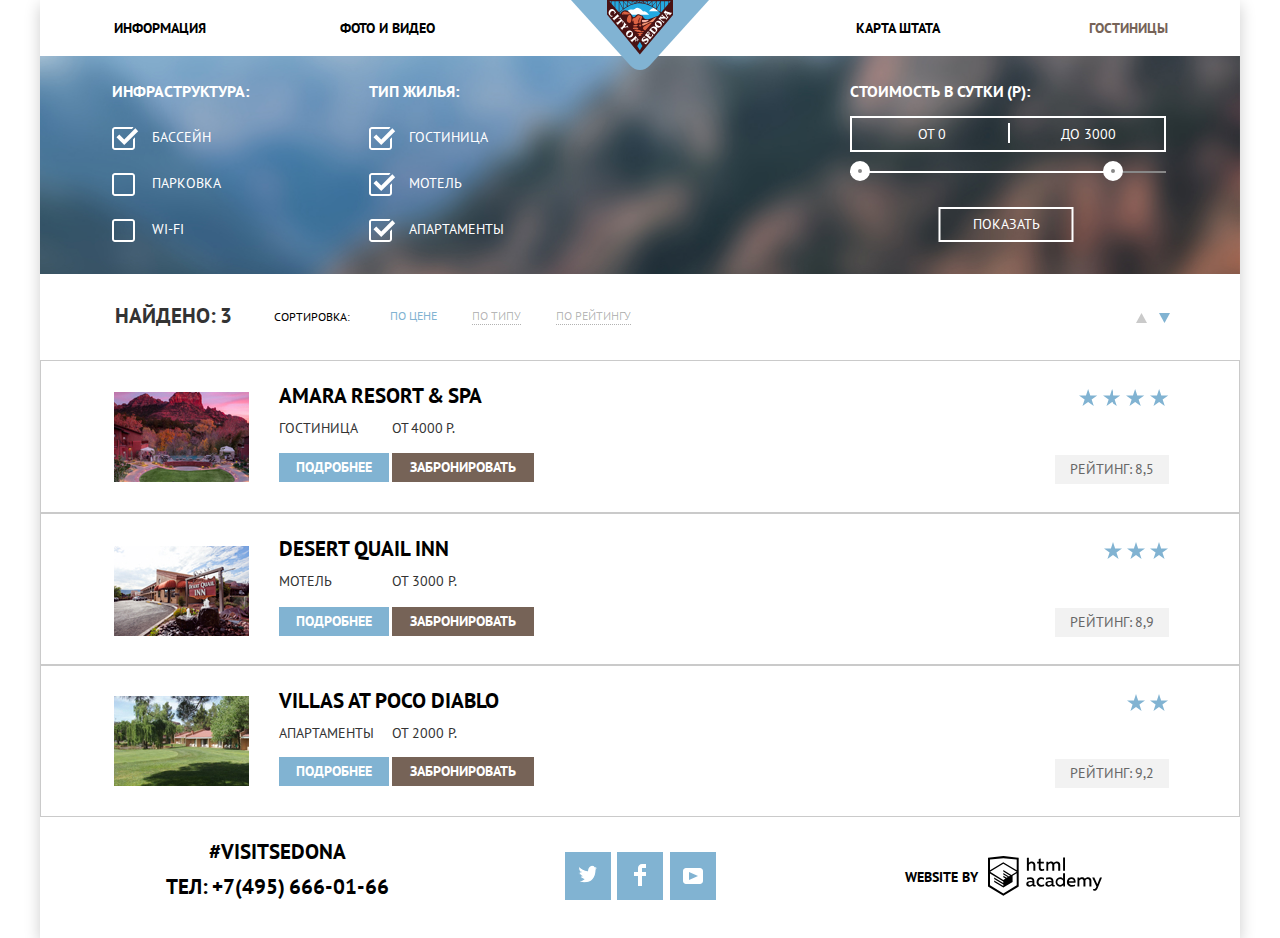
<file: catalog.html>
<!DOCTYPE html>
<html class="page" lang="ru">

  <head>
    <meta charset="utf-8">
    <title>HTML Academy: Седона</title>
    <link rel="icon" href="favicon.ico">
    <link rel="icon" href="img/favicons/favicon180.svg" type="image/svg+xml">
    <link rel="apple-touch-icon" href="img/favicons/favicon180.png">
    <link rel="manifest" href="manifest.webmanifest">
    <link rel="stylesheet" href="css/normalize.css">
    <link rel="stylesheet" href="css/style.css">
    <link rel="stylesheet" href="https://fonts.googleapis.com/css2?family=PT+Sans:wght@400;700&display=swap&subset=cirillic,latin">
    <link rel="stylesheet" href="https://fonts.googleapis.com/css2?family=PT+Sans:wght@400;700&display=swap&subset=cirillic,latin">
  </head>

  <body class="page-body container">

    <header class="main-header">
      <nav class="main-navigation">
        <a class="main-header-logo" aria-label="Логотип Седоны" href="index.html"><img src ="img/logo.svg" width="138" height="70" alt="Логотип Седоны"></a>
        <ul class="site-navigation">
          <li class="nav-item"><a class="nav-reference" href="blank.html">информация</a></li>
          <li class="nav-item"><a class="nav-reference" href="blank.html">фото и видео</a></li>
          <li class="nav-item"><a class="nav-reference" href="blank.html">карта штата</a></li>
          <li class="nav-item"><a class="nav-reference visited" href="catalog.html">гостиницы</a></li>
        </ul>
      </nav>
    </header>

    <main class="content container inner-page">
      <h1 class="visually-hidden">Каталог гостиниц</h1>
      <form method="GET" action="https://echo.htmlacademy.ru">

        <section class="filter">
          <h2 class="visually-hidden">Фильтр гостиниц</h2>
          <fieldset class="filter-field">
            <div class="title">Инфраструктура:</div>
            <ul class="list infrastructure">
              <li class="list-item">
                <input class="filter-item visually-hidden" type="checkbox" name="pool" id="choosePool" checked>
                <label class="filter-label" for="choosePool">
                  <svg class="list-item-icon-checkbox" width="23" height="23" viewBox="0 0 23 23" fill="currentColor" xmlns="http://www.w3.org/2000/svg">
                    <path fill-rule="evenodd" clip-rule="evenodd" d="M3 0H20C21.65 0 23 1.35 23 3V20C23 21.65 21.65 23 20 23H3C1.35 23 0 21.65 0 20V3C0 1.35 1.35 0 3 0ZM21 3C21 2.458 20.542 2 20 2H3C2.458 2 2 2.458 2 3V20C2 20.542 2.458 21 3 21H20C20.542 21 21 20.542 21 20V3Z" fill="currentColor"/>
                  </svg>
                  <svg class="list-item-icon-checkbox-checked" width="23" height="23" viewBox="0 0 23 23" fill="currentColor" xmlns="http://www.w3.org/2000/svg">
                    <path d="M21 20C21 20.542 20.542 21 20 21H3C2.458 21 2 20.542 2 20V3C2 2.458 2.458 2 3 2H19.908L21.493 0.415C21.041 0.146542 20.5257 0.00329969 20 0H3C1.35 0 0 1.35 0 3V20C0 21.65 1.35 23 3 23H20C21.65 23 23 21.65 23 20V10.171L21 12.171V20Z" fill="currentColor"/>
                  </svg>
                  <svg class="list-item-icon-checked" width="23" height="18" viewBox="0 0 23 18" fill="none" xmlns="http://www.w3.org/2000/svg">
                      <path stroke="currentColor" stroke-opacity="0" stroke-width="3" d="M3.28499 6.48601L0.455994 9.31501L8.23899 17.098L22.171 3.16601L19.343 0.337006L8.23899 11.439L3.28499 6.48601Z" fill="currentColor"/>
                  </svg>
                  Бассейн
                </label>
              </li>
              <li class="list-item">
                <input class="filter-item visually-hidden" type="checkbox" name="parking" id="chooseParking">
                <label class="filter-label" for="chooseParking">
                  <svg class="list-item-icon-checkbox" width="23" height="23" viewBox="0 0 23 23" fill="currentColor" xmlns="http://www.w3.org/2000/svg">
                    <path fill-rule="evenodd" clip-rule="evenodd" d="M3 0H20C21.65 0 23 1.35 23 3V20C23 21.65 21.65 23 20 23H3C1.35 23 0 21.65 0 20V3C0 1.35 1.35 0 3 0ZM21 3C21 2.458 20.542 2 20 2H3C2.458 2 2 2.458 2 3V20C2 20.542 2.458 21 3 21H20C20.542 21 21 20.542 21 20V3Z" fill="currentColor"/>
                  </svg>
                  <svg class="list-item-icon-checkbox-checked" width="23" height="23" viewBox="0 0 23 23" fill="currentColor" xmlns="http://www.w3.org/2000/svg">
                    <path d="M21 20C21 20.542 20.542 21 20 21H3C2.458 21 2 20.542 2 20V3C2 2.458 2.458 2 3 2H19.908L21.493 0.415C21.041 0.146542 20.5257 0.00329969 20 0H3C1.35 0 0 1.35 0 3V20C0 21.65 1.35 23 3 23H20C21.65 23 23 21.65 23 20V10.171L21 12.171V20Z" fill="currentColor"/>
                  </svg>
                  <svg class="list-item-icon-checked" width="23" height="18" viewBox="0 0 23 18" fill="none" xmlns="http://www.w3.org/2000/svg">
                      <path stroke="currentColor" stroke-opacity="0" stroke-width="3" d="M3.28499 6.48601L0.455994 9.31501L8.23899 17.098L22.171 3.16601L19.343 0.337006L8.23899 11.439L3.28499 6.48601Z" fill="currentColor"/>
                  </svg>
                  Парковка</label>
              </li>
              <li class="list-item">
                <input class="filter-item visually-hidden" type="checkbox" name="wi_fi" id="chooseWiFi">
                <label class="filter-label" for="chooseWiFi">
                  <svg class="list-item-icon-checkbox" width="23" height="23" viewBox="0 0 23 23" fill="currentColor" xmlns="http://www.w3.org/2000/svg">
                    <path fill-rule="evenodd" clip-rule="evenodd" d="M3 0H20C21.65 0 23 1.35 23 3V20C23 21.65 21.65 23 20 23H3C1.35 23 0 21.65 0 20V3C0 1.35 1.35 0 3 0ZM21 3C21 2.458 20.542 2 20 2H3C2.458 2 2 2.458 2 3V20C2 20.542 2.458 21 3 21H20C20.542 21 21 20.542 21 20V3Z" fill="currentColor"/>
                  </svg>
                  <svg class="list-item-icon-checkbox-checked" width="23" height="23" viewBox="0 0 23 23" fill="currentColor" xmlns="http://www.w3.org/2000/svg">
                    <path d="M21 20C21 20.542 20.542 21 20 21H3C2.458 21 2 20.542 2 20V3C2 2.458 2.458 2 3 2H19.908L21.493 0.415C21.041 0.146542 20.5257 0.00329969 20 0H3C1.35 0 0 1.35 0 3V20C0 21.65 1.35 23 3 23H20C21.65 23 23 21.65 23 20V10.171L21 12.171V20Z" fill="currentColor"/>
                  </svg>
                  <svg class="list-item-icon-checked" width="23" height="18" viewBox="0 0 23 18" fill="none" xmlns="http://www.w3.org/2000/svg">
                      <path stroke="currentColor" stroke-opacity="0" stroke-width="3" d="M3.28499 6.48601L0.455994 9.31501L8.23899 17.098L22.171 3.16601L19.343 0.337006L8.23899 11.439L3.28499 6.48601Z" fill="currentColor"/>
                  </svg>
                  Wi-fi</label>
              </li>
            </ul>
          </fieldset>
          <fieldset class="filter-field">
            <div class="title">Тип жилья:</div>
            <ul class="list type-of-home">
              <li class="list-item">
                <input class="filter-item visually-hidden" type="checkbox" name="hotel" id="stayInHotel" checked>
                <label class="filter-label" for="stayInHotel">
                  <svg class="list-item-icon-checkbox" width="23" height="23" viewBox="0 0 23 23" fill="currentColor" xmlns="http://www.w3.org/2000/svg">
                    <path fill-rule="evenodd" clip-rule="evenodd" d="M3 0H20C21.65 0 23 1.35 23 3V20C23 21.65 21.65 23 20 23H3C1.35 23 0 21.65 0 20V3C0 1.35 1.35 0 3 0ZM21 3C21 2.458 20.542 2 20 2H3C2.458 2 2 2.458 2 3V20C2 20.542 2.458 21 3 21H20C20.542 21 21 20.542 21 20V3Z" fill="currentColor"/>
                  </svg>
                  <svg class="list-item-icon-checkbox-checked" width="23" height="23" viewBox="0 0 23 23" fill="currentColor" xmlns="http://www.w3.org/2000/svg">
                    <path d="M21 20C21 20.542 20.542 21 20 21H3C2.458 21 2 20.542 2 20V3C2 2.458 2.458 2 3 2H19.908L21.493 0.415C21.041 0.146542 20.5257 0.00329969 20 0H3C1.35 0 0 1.35 0 3V20C0 21.65 1.35 23 3 23H20C21.65 23 23 21.65 23 20V10.171L21 12.171V20Z" fill="currentColor"/>
                  </svg>
                  <svg class="list-item-icon-checked" width="23" height="18" viewBox="0 0 23 18" fill="none" xmlns="http://www.w3.org/2000/svg">
                      <path stroke="currentColor" stroke-opacity="0" stroke-width="3" d="M3.28499 6.48601L0.455994 9.31501L8.23899 17.098L22.171 3.16601L19.343 0.337006L8.23899 11.439L3.28499 6.48601Z" fill="currentColor"/>
                  </svg>
                  Гостиница</label>
              </li>
              <li class="list-item">
                <input class="filter-item visually-hidden" type="checkbox" name="motel" id="stayInMotel" checked>
                <label class="filter-label" for="stayInMotel">
                  <svg class="list-item-icon-checkbox" width="23" height="23" viewBox="0 0 23 23" fill="currentColor" xmlns="http://www.w3.org/2000/svg">
                    <path fill-rule="evenodd" clip-rule="evenodd" d="M3 0H20C21.65 0 23 1.35 23 3V20C23 21.65 21.65 23 20 23H3C1.35 23 0 21.65 0 20V3C0 1.35 1.35 0 3 0ZM21 3C21 2.458 20.542 2 20 2H3C2.458 2 2 2.458 2 3V20C2 20.542 2.458 21 3 21H20C20.542 21 21 20.542 21 20V3Z" fill="currentColor"/>
                  </svg>
                  <svg class="list-item-icon-checkbox-checked" width="23" height="23" viewBox="0 0 23 23" fill="currentColor" xmlns="http://www.w3.org/2000/svg">
                    <path d="M21 20C21 20.542 20.542 21 20 21H3C2.458 21 2 20.542 2 20V3C2 2.458 2.458 2 3 2H19.908L21.493 0.415C21.041 0.146542 20.5257 0.00329969 20 0H3C1.35 0 0 1.35 0 3V20C0 21.65 1.35 23 3 23H20C21.65 23 23 21.65 23 20V10.171L21 12.171V20Z" fill="currentColor"/>
                  </svg>
                  <svg class="list-item-icon-checked" width="23" height="18" viewBox="0 0 23 18" fill="none" xmlns="http://www.w3.org/2000/svg">
                      <path stroke="currentColor" stroke-opacity="0" stroke-width="3" d="M3.28499 6.48601L0.455994 9.31501L8.23899 17.098L22.171 3.16601L19.343 0.337006L8.23899 11.439L3.28499 6.48601Z" fill="currentColor"/>
                  </svg>
                  Мотель</label>
              </li>
              <li class="list-item">
                <input class="filter-item visually-hidden" type="checkbox" name="apartment" id="stayInApartment" checked>
                <label class="filter-label" for="stayInApartment">
                  <svg class="list-item-icon-checkbox" width="23" height="23" viewBox="0 0 23 23" fill="currentColor" xmlns="http://www.w3.org/2000/svg">
                    <path fill-rule="evenodd" clip-rule="evenodd" d="M3 0H20C21.65 0 23 1.35 23 3V20C23 21.65 21.65 23 20 23H3C1.35 23 0 21.65 0 20V3C0 1.35 1.35 0 3 0ZM21 3C21 2.458 20.542 2 20 2H3C2.458 2 2 2.458 2 3V20C2 20.542 2.458 21 3 21H20C20.542 21 21 20.542 21 20V3Z" fill="currentColor"/>
                  </svg>
                  <svg class="list-item-icon-checkbox-checked" width="23" height="23" viewBox="0 0 23 23" fill="currentColor" xmlns="http://www.w3.org/2000/svg">
                    <path d="M21 20C21 20.542 20.542 21 20 21H3C2.458 21 2 20.542 2 20V3C2 2.458 2.458 2 3 2H19.908L21.493 0.415C21.041 0.146542 20.5257 0.00329969 20 0H3C1.35 0 0 1.35 0 3V20C0 21.65 1.35 23 3 23H20C21.65 23 23 21.65 23 20V10.171L21 12.171V20Z" fill="currentColor"/>
                  </svg>
                  <svg class="list-item-icon-checked" width="23" height="18" viewBox="0 0 23 18" fill="none" xmlns="http://www.w3.org/2000/svg">
                      <path stroke="currentColor" stroke-opacity="0" stroke-width="3" d="M3.28499 6.48601L0.455994 9.31501L8.23899 17.098L22.171 3.16601L19.343 0.337006L8.23899 11.439L3.28499 6.48601Z" fill="currentColor"/>
                  </svg>
                  Апартаменты</label>
              </li>
            </ul>
          </fieldset>
          <fieldset class="filter-field">
            <div class="title">Стоимость в сутки&thinsp;(P):
            </div>
            <div class="price-controls">
              <label class="cost-item">
                <input class="filter-input" type="text" name="min-price" value="ОТ 0">
              </label>
              <label class="cost-item">
                <input class="filter-input" type="text" name="max-price" value="ДО 3000">
              </label>
            </div>
            <div class="range-controls">
              <div class="scale">
                <div class="bar" style="width: 83%; margin-left: 0%"></div>
              </div>
              <div class="toggle toggle-min" tabindex="0" style="left: 0%"></div>
              <div class="toggle toggle-max" tabindex="0" style="left: 80%"></div>
            </div>
            <button class="button-show" type="submit" aria-label="Кнопка-показать результаты, согласно выбранным критериям по фильтру">Показать</button>
          </fieldset>
        </section>

        <div class="flex-breadcrumbs">
          <section class="info">
            <h2 class="visually-hidden">Результаты поиска</h2>
            <div class="hotels hotels-align">Найдено:&thinsp;3</div>
            <div class="breadcrumbs-title">Сортировка:</div>
          </section>

          <section class="breadcrumbs">
            <h2 class="visually-hidden">Сортировка результатов</h2>

            <input class="input-breadcrumbs visually-hidden input" type="radio" name="sort" value="price" id="sort-price" checked>
            <label for="sort-price" class="breadcrumbs-item"> По цене </label>

            <input class="input-breadcrumbs visually-hidden input" type="radio" name="sort" value="type" id="sort-type">
            <label for="sort-type" class="breadcrumbs-item"> По типу </label>

            <input class="input-breadcrumbs visually-hidden input" type="radio" name="sort" value="rating" id="sort-ratio">
            <label for="sort-ratio" class="breadcrumbs-item"> По рейтингу </label>
          </section>

          <section class="arrows">
            <h2 class="visually-hidden">Сортировка по возрастанию и убыванию</h2>
            <label class="tiny-sort">
              <input class="input-sort visually-hidden" type="radio" name="order" value="up">
              <svg class="svg-arrows" width="11" height="10" viewBox="0 0 11 10" fill="none" xmlns="http://www.w3.org/2000/svg">
                <path class="svg-sort" d="M5.5 0L0 10H11L5.5 0Z" fill="#CACACA"/>
              </svg>
            </label>
            <label class="tiny-sort">
              <input class="input-sort visually-hidden" type="radio" name="order" value="down" checked>
              <svg class="svg-arrows" width="11" height="10" viewBox="0 0 11 10" fill="none" xmlns="http://www.w3.org/2000/svg">
                <path class="svg-sort" d="M5.5 10L0 0H11" fill="#CACACA"/>
              </svg>
            </label>
          </section>
        </div>
      </form>

      <div class="catalog-layout">
        <article class="catalog">
          <div class="catalog-img Amara"><img class="img-hotel" src="img/catalog-amara.jpg" width="135" height="90" alt="Amara Resort&SPA бассейн"></div>
          <div class="card-hotel">
            <a class="hotels card-hotel-link" href="">Amara Resort&thinsp;&&thinsp;SPA</a>
            <div class="info-hotels">Гостиница</div>
            <div class="info-hotels-price">ОТ&thinsp;4000&thinsp;р.</div>
            <a class="button search more but-layout" href="https://echo.htmlacademy.ru" aria-label="Перейти на страницу с подробной информацией о Amara Resort&SPA">Подробнее</a>
            <a class="button more but-book-layout" href="https://echo.htmlacademy.ru" aria-label="Забронировать гостиницу Amara Resort&SPA" >Забронировать</a>
            <div class="stars raiting-amara"><h3 class="visually-hidden">4 звезды</h3></div>
            <div class="raiting">Рейтинг:&thinsp;8,5</div>
          </div>
        </article>

        <article class="catalog">
          <div class="catalog-img"><img src="img/catalog-desert.jpg" width="135" height="90" alt="Desert quail inn вывеска" class="catalog-img"></div>
          <div class="card-hotel">
            <a class="hotels card-hotel-link" href="">Desert quail inn</a>
            <div class="info-hotels">Мотель</div>
            <div class="info-hotels-price">ОТ 3000 р.</div>
            <a class="button search more but-layout" href="https://echo.htmlacademy.ru" aria-label="Перейти на страницу с подробной информацией о Desert quail inn вывеска" >Подробнее</a>
            <a class="button more but-book-layout" href="https://echo.htmlacademy.ru" aria-label="Забронировать гостиницу Desert quail inn" >Забронировать</a>
            <div class="stars raiting-desert"><h3 class="visually-hidden">3 звезды</h3></div>
            <div class="raiting">Рейтинг:&thinsp;8,9</div>
          </div>
        </article>

        <article class="catalog">
          <div class="catalog-img"><img src="img/catalog-villas.jpg" width="135" height="90" alt="площадка газона Villas at poco diablo" class="catalog-img"></div>
          <div class="card-hotel">
            <a class="hotels card-hotel-link" href="">Villas at poco diablo</a>
            <div class="info-hotels">Апартаменты</div>
            <div class="info-hotels-price">ОТ 2000 р.</div>
            <a class="button search more but-layout" href="https://echo.htmlacademy.ru" aria-label="Перейти на страницу с подробной информацией о Villas at poco diablo">Подробнее</a>
            <a class="button more but-book-layout" href="https://echo.htmlacademy.ru" aria-label="Забронировать гостиницу Villas at poco diablo">Забронировать</a>
            <div class="stars raiting-villas"><h3 class="visually-hidden">2 звезды</h3></div>
            <div class="raiting">Рейтинг:&thinsp;9,2</div>
          </div>
        </article>
      </div>
    </main>


    <footer class="main-footer container flexbox">
      <div class="background-footer">
        <section class="footer-part footer-part-tel">
          <h2 class="visually-hidden">Телефон</h2>
          <p class="hashtag">#VISITSEDONA</p>
          <a class="link-tel" aria-label="Контактный телефон" href="tel:+74956660166">тел:&thinsp;+7(495)&thinsp;666-01-66</a>
        </section>

        <section class="footer-part">
          <h2 class="visually-hidden">Ссылки на соцсети</h2>
          <ul class="socials-list">
            <li class="socials-list-item">
              <a class="soc-icon social-button" aria-label="Twitter" href="blank.html">
              <svg class="soc-svg" aria-hidden="true" width="20" height="20" viewBox="0 0 17 17" fill="none" stroke="var(--basic-blue)" xmlns="http://www.w3.org/2000/svg">
              <path class="svg-color" d="M10.95 1.14409C12.635 0.648089 13.934 1.41409 14.527 2.32309C15.2 2.09209 15.858 1.84209 16.538 1.61509C16.5249 2.30145 16.2117 2.94761 15.681 3.38309C16.366 3.55309 16.985 2.89209 16.985 2.89209C16.816 3.89209 15.979 4.68009 15.422 4.91609C15.191 11.6661 12.247 16.1331 5.34498 15.9981H4.89898C4.48898 15.9981 0.734977 15.5381 0.000976562 14.1111C2.27198 14.3071 3.89398 13.6891 4.69398 12.9341C3.73398 12.6341 2.01498 12.4571 1.71498 9.98409C2.06398 10.0901 2.27898 10.2121 2.90498 10.1031C1.70498 9.24709 0.373977 8.53009 0.447977 6.33009C0.732977 6.65809 1.51498 6.86609 1.78798 6.80209C1.08498 6.56109 -0.182023 3.44209 0.893977 1.85009C2.71198 3.70409 4.62898 5.45609 8.04598 5.62309C8.25398 3.33009 9.18298 1.79309 10.95 1.14409Z" fill="white"/>
              </svg>
              </a>
            </li>
            <li class="socials-list-item">
              <a class="soc-icon social-button" aria-label="Facebook" href="blank.html">
                <svg class="soc-svg" aria-hidden="true" focusable="false" width="12" height="22" viewBox="0 0 12 22" fill="none" xmlns="http://www.w3.org/2000/svg">
                  <path class="svg-color" d="M12 4V0H8C5.79086 0 4 1.79086 4 4V8H0V12H4V22H8V12H12V8H8V4H12Z"   fill="white"/>
                </svg>
              </a>
            </li>
            <li class="socials-list-item">
              <a class="soc-icon social-button" aria-label="Vkontakte" href="blank.html">
                <svg class="soc-svg" aria-hidden="true" focusable="false" width="20" height="16" viewBox="0 0 20 16" fill="none" xmlns="http://www.w3.org/2000/svg">
                <path class="svg-color" fill-rule="evenodd" clip-rule="evenodd" d="M3 0H17C18.65 0 20 1.35 20 3V13C20 14.65 18.65 16 17 16H3C1.35 16 0 14.65 0 13V3C0 1.35 1.35 0 3 0ZM6.027 4.002V11.998L15.014 8L6.027 4.002Z" fill="white"/>
                </svg>
              </a>
            </li>
          </ul>
        </section>

        <section class="footer-part">
        <h2 class="visually-hidden">Ссылка на HtmlAcademy</h2>
        <div class="copy-box">
          <p class="copy-info">Website by</p>
          <a class="copy-link" aria-label="Ссылка на Html-Academy" href="https://htmlacademy.ru/intensive/htmlcss">
            <svg class="svg" aria-hidden="true" focusable="false" width="114" height="40" viewBox="0 0 114 40" xmlns="http://www.w3.org/2000/svg">
          <path fill-rule="evenodd" clip-rule="evenodd" d="M15.5197 0.057373H15.3509L0 1.71895V30.4945L15.3509 39.8382L30.7018 30.4945V1.71895L15.5197 0.057373ZM77.0183 1.62185H75.0876V14.7311H77.0183V1.62185ZM40.8619 1.63264V6.76843C41.6131 5.9864 42.6386 5.5436 43.7105 5.53843C44.6823 5.47908 45.6329 5.84495 46.3253 6.54479C47.0177 7.24462 47.3866 8.21244 47.3399 9.20685V14.7634H45.367V9.46579C45.4231 8.94897 45.2754 8.43059 44.9566 8.02553C44.6377 7.62047 44.174 7.36218 43.6683 7.3079H43.3518C42.3456 7.36979 41.4321 7.9295 40.9041 8.80764V14.7634H38.8995V1.63264H40.8619ZM77.0183 30.4837H75.2775V29.0595C74.4828 30.1353 73.23 30.7538 71.9119 30.7211C69.4751 30.5528 67.5825 28.4822 67.5825 25.9845C67.5825 23.4867 69.4751 21.4162 71.9119 21.2479C73.1195 21.2052 74.2818 21.7203 75.0771 22.6505V17.3205H77.0183V30.4837ZM47.0656 29.0595C47.263 29.0515 47.4583 29.0152 47.6459 28.9516V30.3866C47.2482 30.5404 46.826 30.6172 46.4009 30.6132C45.6482 30.6769 44.9394 30.2429 44.639 29.5342C43.7036 30.31 42.5302 30.7227 41.3261 30.6995C39.733 30.6995 38.256 29.804 38.256 27.9482C38.256 25.65 40.3661 24.9379 42.1702 24.9379C42.9402 24.9505 43.707 25.0408 44.4596 25.2076V24.884C44.4596 23.805 43.6578 22.9742 42.1491 22.9742C41.0585 22.9764 39.9804 23.2116 38.9839 23.6647V21.8305C40.0678 21.451 41.204 21.2506 42.3495 21.2371C44.8394 21.2371 46.3693 22.4455 46.3693 25.1753V28.4121C46.3546 28.5668 46.401 28.721 46.4981 28.8406C46.5951 28.9601 46.7349 29.035 46.8862 29.0487H47.0656V29.0595ZM40.2711 27.8403C40.298 28.229 40.4761 28.5905 40.7655 28.844C41.055 29.0974 41.4317 29.2217 41.8115 29.189H41.9275C42.8819 29.1906 43.7973 28.8022 44.4702 28.11V26.5779C43.842 26.4414 43.2026 26.3655 42.5605 26.3513C41.5055 26.3513 40.2817 26.7074 40.2817 27.8403H40.2711ZM56.0229 21.9384C55.1962 21.4632 54.2596 21.2246 53.3115 21.2479H52.9422C51.7332 21.2873 50.5891 21.8166 49.7619 22.7192C48.9347 23.6218 48.4923 24.8236 48.5321 26.06V26.5024C48.6957 29.0004 50.805 30.8921 53.2482 30.7318C54.2519 30.7555 55.2477 30.5452 56.1601 30.1168V28.2718C55.3769 28.7215 54.4945 28.9591 53.5963 28.9624C52.5199 29.0288 51.4963 28.4793 50.9385 27.5356C50.3806 26.5918 50.3806 25.4095 50.9385 24.4658C51.4963 23.522 52.5199 22.9725 53.5963 23.039C54.461 23.0357 55.3066 23.2989 56.0229 23.7942V21.9384ZM66.1514 29.0595C66.3488 29.0515 66.5441 29.0152 66.7317 28.9516V30.3866C66.334 30.5404 65.9118 30.6172 65.4867 30.6132C64.734 30.6769 64.0252 30.2429 63.7248 29.5342C62.7894 30.31 61.616 30.7227 60.4119 30.6995C58.8188 30.6995 57.3417 29.804 57.3417 27.9482C57.3417 25.65 59.4518 24.9379 61.256 24.9379C62.0259 24.9505 62.7928 25.0408 63.5454 25.2076V24.884C63.5454 23.805 62.7436 22.9742 61.2349 22.9742C60.1443 22.9764 59.0662 23.2116 58.0697 23.6647V21.8305C59.1536 21.451 60.2897 21.2506 61.4353 21.2371C63.9252 21.2371 65.455 22.4455 65.455 25.1753V28.4121C65.4404 28.5668 65.4868 28.721 65.5838 28.8406C65.6809 28.9601 65.8207 29.035 65.972 29.0487H66.1514V29.0595ZM59.855 28.8481C59.5632 28.5943 59.3837 28.2311 59.3569 27.8403H59.378C59.378 26.7074 60.5385 26.3513 61.6569 26.3513C62.299 26.3655 62.9383 26.4414 63.5665 26.5779V28.11C62.8937 28.8022 61.9782 29.1906 61.0239 29.189H60.9078C60.5263 29.2247 60.1469 29.1019 59.855 28.8481ZM69.3271 25.9305C69.3271 24.2859 70.6308 22.9526 72.239 22.9526L72.2601 23.0066C73.4742 23.0066 74.5742 23.7382 75.0665 24.8732V27.0311C74.5856 28.1871 73.4673 28.9296 72.239 28.9084C70.6308 28.9084 69.3271 27.5752 69.3271 25.9305ZM83.3486 21.2479C86.8408 21.2479 88.0541 24.1395 87.4844 26.7397H80.922C81.1436 28.3582 82.6839 29.0163 84.2876 29.0163C85.2509 29.0196 86.2027 28.8021 87.0729 28.3797V30.1061C86.0736 30.5421 84.9939 30.7519 83.9078 30.7211C81.2385 30.7211 78.8963 29.189 78.8963 25.9521C78.8362 24.7502 79.2482 23.5736 80.0408 22.6841C80.8334 21.7945 81.9408 21.2658 83.1165 21.2155H83.3486V21.2479ZM80.8693 25.1753C80.9704 23.8237 82.1216 22.8104 83.4436 22.9095H83.4858C84.1064 22.8531 84.7196 23.08 85.1612 23.5295C85.6028 23.979 85.8275 24.6051 85.7752 25.24H80.8693V25.1753ZM89.489 30.4621V21.4961H91.2298V22.575C91.9777 21.7197 93.041 21.2229 94.1628 21.2047C95.2951 21.1328 96.3712 21.7163 96.9482 22.7153C97.7407 21.8335 98.8477 21.3161 100.018 21.2803C100.952 21.2327 101.859 21.6011 102.507 22.2901C103.154 22.9792 103.478 23.9213 103.394 24.8732V30.4837H101.39V24.9271C101.437 24.4734 101.306 24.0191 101.024 23.6647C100.743 23.3104 100.336 23.0852 99.8917 23.039H99.6174C98.7512 23.0941 97.9525 23.536 97.4335 24.2474V30.4837H95.4289V24.9271C95.4728 24.47 95.3357 24.0139 95.0481 23.6611C94.7606 23.3082 94.3467 23.088 93.8991 23.0497H93.6881C92.7466 23.1344 91.8915 23.6449 91.3564 24.4416V30.5161H89.5312L89.489 30.4621ZM113.977 21.4745H111.972L109.324 28.2718L106.306 21.4853H104.196L108.417 30.5484L108.237 31.0016C107.72 32.3611 107.003 33.0516 106.053 33.0516C105.75 33.0548 105.447 33.0112 105.156 32.9221V34.6161C105.536 34.7125 105.926 34.7632 106.317 34.7671C107.646 34.7671 108.902 34.0226 109.851 31.6813L113.977 21.4745ZM52.689 5.78658V2.54974L50.7266 3.01369V5.73264H49.144V7.49132H50.7899V11.9905C50.7231 12.817 51.0244 13.6301 51.61 14.2038C52.1955 14.7775 53.0028 15.0505 53.8073 14.9468C54.5996 14.9535 55.3875 14.8259 56.139 14.5692V12.8429C55.5727 13.0781 54.9672 13.199 54.356 13.199C53.2165 13.199 52.689 12.8105 52.689 11.6237V7.5129H55.8541V5.78658H52.689ZM58.3862 14.7526V5.75421H60.1376V6.83316C60.8811 5.97655 61.9403 5.476 63.0601 5.45211C64.1624 5.38099 65.2146 5.93142 65.8032 6.88711C66.5958 6.00534 67.7028 5.48794 68.8734 5.45211C69.8138 5.41462 70.7233 5.79859 71.364 6.50353C72.0046 7.20846 72.3126 8.16418 72.2073 9.12053V14.7418H70.2028V9.18527C70.2499 8.73151 70.1184 8.27721 69.8373 7.92287C69.5561 7.56853 69.1485 7.34334 68.7046 7.29711H68.4619C67.5957 7.35228 66.797 7.7942 66.278 8.50553V14.7418H64.2734V9.18527C64.3206 8.73151 64.1891 8.27721 63.9079 7.92287C63.6268 7.56853 63.2191 7.34334 62.7752 7.29711H62.5326C61.5911 7.38181 60.736 7.89229 60.2009 8.68895V14.7634H58.3862V14.7526ZM28.6972 29.3033L28.7078 29.2968L28.6972 29.3184V29.3033ZM28.6972 17.3205V29.3033L15.3509 37.4321L2.00459 29.3184V17.5147L15.2876 25.6068V27.0311L6.18257 21.5284V22.9418L15.3404 28.5632V30.0629L6.19312 24.4955V25.9521L15.3509 31.5734L24.5826 25.9197V19.8129L28.6972 17.3205ZM28.7078 15.7776L25.0362 17.9355L23.3482 19.0145L15.3087 14.0837V15.4971L22.156 19.7266L22.0083 19.8237L20.9532 20.4063L15.2876 16.9537V18.3995L19.761 21.1184L18.706 21.8413L15.3298 19.7913V21.2047L17.5454 22.5426L15.2982 23.9021L2.11009 15.864L15.3087 7.72869L28.7078 15.7776ZM15.2876 6.27211L28.7078 14.3534V3.56395L15.3615 2.12895L2.01514 3.56395V14.3534L15.2876 6.27211Z"/>
            </svg>
          </a>
        </div>
        </section>
      </div>
    </footer>
  </body>
</html>
</file>
<file: css/style.css>
/* Variables */
:root {
  /*Цвета главной страницы*/
  --basic-white: #ffffff;
  --basic-black: #000000;
  --basic-grey: #888888;
  --basic-blue: #81b3d2;
  --basic-dark-grey: #a9a9a9;
  --basic-extra-dark-grey: #333333;
  --basic-mud: #766357;
  --basic-neutral-grey: #f2f2f2;
  --basic-diff-gray: #eeeeee;
  --modal-shadow: rgba(0, 1, 1, 0.15);
  --content-shadow: rgba(0, 1, 1, 0.2);

  /*Цвета в футере*/
  --basic-dark: #231f20;

  /*Цвета второй страницы*/
  --basic-granit: #ababab;
  --basic-light-grey: #cacaca;
  --basic-medium-grey: #666666;

  /*Интерактив*/
  --aiming-blue: #669ec0;
  --push-blue: #5496bd;
  --aiming-mud: #604e43;
  --push-mud: #503e33;
  --aiming-neutral-gray: #ebebeb;
  --push-neutral-gray: #e5e5e5;
  --push-light-gray: #bdbbbc;
  --disabled: #6a6a6a;

  /*Для прозрачных элементов*/
  --light-white: hsla(0, 100%, 100%, .3);
  --light-black: hsla(0, 0%, 0%, .3);
}

body {
  font-size: 14px;
  line-height: 21px;
  font-family: "PT Sans", "Arial", sans-serif;
  font-weight: 400;
  text-transform: uppercase;
  text-align: center;
  color: var(--basic-extra-dark-grey);
  background-color: var(--basic-white);
  background-position: top center;
  background-repeat: no-repeat;
}

a {
  font-weight: bold;
  color: var(--basic-black);
  text-decoration: none;
}

img {
  max-width: 100%;
  height: auto;
}

/*START Гриды */
.page {
  height: 100%;
}

.container {
  max-width: 1200px;
  width: 100%;
  margin: 0 auto;
}

.page-body {
  display: grid;
  grid-template-areas: "header" "main" "footer";
  grid-template-rows: min-content 1fr min-content;
  min-height: 100%;
  box-shadow: 0px 5px 15px var(--content-shadow);
}

.main-header {
  grid-area: header;
}

.content {
  grid-area: main;
}

/*END Гриды */

.visually-hidden {
  clip: rect(0 0 0 0);
  clip-path: inset(50%);
  height: 1px;
  overflow: hidden;
  position: absolute;
  white-space: nowrap;
  width: 1px;
  margin: 0px;
}

/*START Навигация */
.main-navigation {
  grid-area: header;
  position: relative;
  text-align: left;
  color: var(--basic-black);
  background-color: transparent;
  box-sizing: border-box;
}

.site-navigation {
  display: grid;
  grid-template-columns: repeat(4, 1fr);
  margin: 0px;
  padding: 0px;
  line-height: 26px;
  list-style-type: none;
  color: var(--basic-black);
}

/* Логотип */
.main-header-logo {
  position: absolute;
  left: 50%;
  transform: translate(-50%, 0);
}

.nav-item {
  padding: 15px 0px;
}

/* Навигационная цепочка */
.nav-item:nth-child(4n + 1) {
  grid-column: 1/2;
  margin-left: 74px;
  text-align: left;
}

.nav-item:nth-child(2) {
  grid-column: 2/3;
  text-align: left;
}

.nav-item:nth-child(3) {
  grid-column: 3/4;
  text-align: right;
}

.nav-item:nth-child(4n) {
  grid-column: 4/5;
  margin-right: 72px;
  text-align: right;
}

/* Интерактив */
.site-navigation .nav-reference:hover {
  color: var(--basic-blue);
}

.site-navigation .nav-reference:focus {
  color: var(--basic-black);
}

.site-navigation .nav-reference:active {
  color: var(--basic-black);
  opacity: .3;
}

.nav-item .visited {
  color: var(--basic-mud);
}
/*END Навигация */

/*START Приветствие */

.welcome {
  background-color: var(--basic-blue);
}

.images {
  height: 509px;
  max-width: 1200px;
  background:
  no-repeat url(../img/slicer.svg) bottom,
  no-repeat url(../img/welcome-words.svg) center,
  url(../img/bg-welcome.jpg) center;
}

.tagline {
  width: 500px;
  margin-top: 42px;
  font-size: 21px;
  font-weight: bold;
  line-height: 26px;
  color: var(--basic-black);
}
/*END Приветствие */

/*START Причины посещения */
.intro {
  display: inline-block;
  vertical-align: top;
  margin-top: 45px;
  margin-bottom: 50px;
  font: inherit;
  line-height: 26px;
}

.features {
  margin-bottom: 57px;
}

.features-list {
  display: grid;
  grid-template-columns: repeat(3, 400px);
  margin: auto;
  padding: 0px;
  font: inherit;
  text-align: center;
  list-style-type: none;
}

.feature-item,
.feature-item-add {
  font-size: 21px;
  color: var(--basic-black);
}

.image-real-town {
  grid-column: 2/4;
  background-color: var(--basic-light-grey);
}

.image-background-1-reason {
  width: 800px;
  height: 256px;
  background-image: url(../img/bg-feature-1.jpg);
}

.image-real-town-1 {
  display: block;
}

.image-devil-brige {
  grid-column: 1/3;
  background-color: var(--basic-light-grey);
}

.image-background-2-reason {
  width: 800px;
  height: 256px;
  background-image: url(../img/bg-feature-2.jpg);
}

.image-devil-brige-1 {
  display: block;
}

.feature-tagline {
  width: auto;
  margin: 0px;
  padding: 27px 40px 54px;
}

/*START Настоящий городок + Там есть мост дьявола */
.addition {
  max-height: 256px;
  color: var(--basic-white);
  background-color: var(--basic-blue);
}

.addition .feature-item {
  color: var(--basic-white);
}

.addition .number {
  margin: 0px;
  padding: 0px 12px 0px;
}
/*END Настоящий городок + Там есть мост дьявола */

/* Настоящий городок */
.card-1 {
  margin: 0px;
  padding: 47px 130px 28px;
}

/* Там есть мост дьявола */
.card-2 {
  max-width: 174px;
  margin: 0px;
  padding: 50px 112px 23px;
}

/* Жилье, еда, сувениры */
.feature-list-card {
  position: relative;
  min-height: 332px;
  padding-top: 0px;
}

.feature-item-add {
  margin-top: 160px;
  padding: 0px;
}

.tagline-no-num {
  width: auto;
  padding: 0px;
  margin: 27px 50px 0px;
}

.icon-feature {
  position: absolute;
  padding-top: 60px;
  left: 41%;
}

/* Преимущества 3-6 */

.from-3 {
  background-color: var(--push-neutral-gray);
}

.from-3 .feature-item {
  display: inline-block;
  vertical-align: top;
  width: 150px;
  margin: 0px auto;
  padding-top: 45px;
}

.from-3 .number {
  margin: 0px;
  padding-top: 23px;
  padding-bottom: 18px;
}

.from-3 .feature-tagline {
  padding-top: 10px;
}
/* END Причины посещения */

/*START Заинтересовались? */
.appointment {
  margin-top: 0px;
  margin-bottom: 45px;
  line-height: 24px;
}

.appointment-info {
  padding: 0px;
  margin-bottom: 32px;
  font-size: 30px;
  font-weight: 700;
  color: var(--basic-black);
}

.appointment-instruction {
  margin: 0px;
}

.label {
  display: block;
  align-self: center;
  text-align: left;
}

/*END Заинтересовались? */

/*START Форма поиска гостиницы */
.popup {
  line-height: 26px;
  font-weight: 700;
}

.form {
  position: absolute;
  z-index: 10;
  display: grid;
  grid-template-columns: repeat(4, 1fr);
  width: 568px;
  min-height: 395px;
  row-gap: 30px;
  margin: 0px 316px 0px;
  padding: 55px;
  box-sizing: border-box;
  background-color: var(--basic-white);
  box-shadow: 0px 7px 15px var(--modal-shadow);
}

.form-input {
  position: relative;
  grid-column: 2/5;
}

.label-child {
  padding: 0px 0px 0px 50px;
}

/*START Стиль кнопок*/
.button {
  display: block;
  width: 100%;
  font-size: 21px;
  line-height: 26px;
  font-weight: 700;
  text-transform: uppercase;
  text-align: center;
  color: var(--basic-white);
  background-color: var(--basic-mud);
  border: none;
}

.button:hover {
  background-color: var(--aiming-mud);
}

.button:active {
  color: var(--light-white);
  background-color: var(--push-mud);
}
/*END Стиль кнопок*/

/*START Поля в попапе */
.form-field {
  display: inline-flex;
  align-items: center;
  width: 100%;
  height: 100%;
  padding: 7px;
  box-sizing: border-box;
  text-transform: uppercase;
  border: 2px solid var(--basic-neutral-grey);
  background-color: var(--basic-neutral-grey);
}

.button-layout {
  margin: 0px;
}

.button-main-page {
  min-height: 86px;
  width: 568px;
}

.button-calendar {
  position: absolute;
  right: 5px;
  top: 5px;
  background-color: transparent;
  border: none;
}

.form-input-half {
  position: relative;
}

.icon-minus {
  position: absolute;
  top: 17px;
  left: 7px;
  transform: translateY(-50%);
  background-color: transparent;
  border: none;
}

.icon-plus {
  position: absolute;
  top: 20px;
  right: 9px;
  transform: translateY(-50%);
  background-color: transparent;
  border: none;
}

.form-field[type="text"]::placeholder,
.form-field[type="number"]::placeholder {
  font-size: 14px;
  font-weight: bold;
  color: var(--basic-black);
}

.field-half {
  text-align: center;
}

.form-field:hover {
  background-color: var(--aiming-neutral-gray);
}

.form-field:focus {
  background-color: var(--basic-white);
  border-color: var(--push-neutral-gray);
  outline: none;
}

.button-calendar:hover .icon-popup,
.icon-minus:hover .icon-popup,
.icon-plus:hover .icon-popup {
  fill: var(--basic-black);
  background-color: inherit;
}

.button-calendar:active .icon-popup,
.icon-minus:active .icon-popup,
.icon-plus:active .icon-popup {
  fill: var(--basic-blue);
  background-color: inherit;
}
/* Кнопка Найти */
.search-layout {
  display: block;
  grid-column: 1/5;
  grid-row-start: 5;
  height: 58px;
  width: 456px;
  padding: 0px;
  box-sizing: border-box;
}
/*END Поля в попапе */

/*START Popup number-hidden-arrows*/
.field-half[type="number"]::-webkit-inner-spin-button,
.field-half[type="number"]::-webkit-outer-spin-button {
  -webkit-appearance: none;
  margin:0;
}

.field-half[type="number"] {
  -moz-appearance:textfield;
}
/*END Popup dates*/
/*END Форма поиска гостиницы */


/*START Кнопка "найти" в попапе и иконки соцсетей */
.form .search,
.card-hotel .search,
.social-button {
  background-color: var(--basic-blue);
}

.form .search:hover,
.card-hotel .search:hover,
.social-button:hover {
  background-color: var(--aiming-blue);
}

.form .search:active,
.card-hotel .search:active,
.social-button:active {
  color: var(--light-white);
  background-color: var(--push-blue);
}

.social-button:active .svg-color {
  fill: var(--light-white);
}

/*END Кнопка найти в попапе и иконки соцсетей */

/*START Карта */
.map .map-interactive {
  position: absolute;
  z-index: 2;
  transform: translate(-50%, 0);
  width: 1199px;
  height: 594px;
  border: none;
}
/* END Карта */

/* ВНУТРЕННЯЯ СТРАНИЦА */
/* START Фильтр */
.inner-page {
  text-align: left;
}

.filter {
  display: flex;
  min-height: 150px;
  padding: 25px 0px 32px;
  margin: 0px;
  color: var(--basic-white);
  background: no-repeat url("../img/bg-inner-page.jpg") 100%;
  background-color: var(--push-blue);
  background-size: cover;
}

.filter-field {
  padding: 0px;
  margin: 0px;
  border: none;
  box-sizing: border-box;
}

.filter-field:first-of-type {
  padding-left: 72px;
}

.filter-field:nth-of-type(2) {
  padding: 0px;
  margin-left: 120px;
  box-sizing: border-box;
}

.filter-field:last-child {
  width: 300px;
  margin-right: 74px;
  margin-bottom: 0px;
  margin-left: auto;
}

.title {
  display: block;
  margin: 0px 0px 25px;
  font-size: 16px;
  font-weight: bold;
}

.filter-field:last-child .title {
  margin-bottom: 14px;
}

.list {
  padding: 0px;
  margin: 0px;
  list-style: none;
}

.list-item {
  padding: 0px 0px 25px 40px;
}

.list-item:last-child {
  padding-bottom: 0px;
}

/* Чекбоксы */

.list-item {
  position: relative;
  display: block;
}

.list-item-icon-checkbox {
  position: absolute;
  display: inline-block;
  vertical-align: top;
  top: 0;
  left: 0;
  z-index: 1;
}

.list-item-icon-checkbox-checked {
  display: none;
}

.list-item-icon-checked {
  display: none;
}

.filter-label {
  cursor: pointer;
}

.filter-item[type="checkbox"]:checked + .filter-label > .list-item-icon-checkbox {
  display: none;
}

.filter-item[type="checkbox"]:checked + .filter-label > .list-item-icon-checkbox-checked {
  position: absolute;
  display: inline-block;
  vertical-align: top;
  z-index: 11;
  top: 0;
  left: 0;
}

.filter-item[type="checkbox"]:checked + .filter-label > .list-item-icon-checked {  
  position: absolute;
  display: inline-block;
  vertical-align: top;
  z-index: 11;
  top: 1px;
  left: 4px;
}

  .filter-item[type="checkbox"]:disabled + .filter-label {
  color: var(--disabled);
}


/* Стоимость в сутки */
.filter-input {
  display: block;
  width: 100px;
  text-align: center;
  font-style: inherit;
  color: inherit;
  background-color: inherit;
  border: none;
  outline: none;
}

.cost-item {
  display: block;
  width: 100px;
  align-self: center;
  margin: 0px;
  padding: 7px 28px;
}

.range-controls {
  position: relative;
  height: 26px;
  padding-top: 19px;
}

.range-controls .scale {
  height: 2px;
  margin: 0px;
  background: var(--basic-grey);
}

.range-controls .bar {
  width: 83%;
  height: 2px;
  background: var(--basic-white);
}

.range-controls .toggle {
  position: absolute;
  top: 9px;
  width: 4px;
  height: 4px;
  padding: 0px;
  background-color: var(--basic-grey);
  border: 8px solid var(--basic-white);
  border-radius: 50%;
  cursor: pointer;
}

.range-controls .toggle-min:hover,
.range-controls .toggle-min:active,
.range-controls .toggle-max:hover,
.range-controls .toggle-max:active {
  transform: scale(1.2);
  transition: 0.2s;
}

.price-controls {
  position: relative;
  display: flex;
  border: 2px solid var(--basic-white);
}

.cost-item:first-child:after {
  content: "";
  position: absolute;
  top: 5px;
  left: 50%;
  width: 2px;
  height: 20px;
  background-color: var(--basic-white);
}

/* Кнопка Показать */
.button-show {
  margin: 10px 21px 0px;
  padding: 5px 32px;
  transform: translate(50%, 0);
  font-weight: 400;
  font-size: 14px;
  line-height: 21px;
  text-transform: uppercase;
  color: var(--basic-white);
  background-color: inherit;
  border: 2px solid var(--basic-white);
  cursor: pointer;
}

.button-show:hover {
  color: var(--basic-black);
  background-color: var(--basic-white);
}
/* END Фильтр */

/* START Найдено: 3 и сортировка */
.info {
  display: flex;
  align-items: center;
  justify-content: space-between;
  width: 240px;
  margin-right: 40px;
}
/* END Найдено: 3 и сортировка*/

/* START Навигационная цепочка */
.hotels {
  margin: 0px;
  font-weight: bold;
  font-size: 21px;
  line-height: 26px;
}

.info .hotels-align {
  margin-left: 5px;
}

.flex-breadcrumbs {
  display: flex;
  align-items: center;
  justify-content: space-between;
  margin: 29px 70px 31px;
}

.breadcrumbs {
  display: flex;
  flex-wrap: wrap;
  min-width: 238px;
  font-size: 12px;
  line-height: 18px;
  color: var(--light-black);
}

.arrows {
  margin: 5px 0px 0px auto;
}

.breadcrumbs-title {
  font-size: 12px;
  color: var(--basic-black);
}

.breadcrumbs-item {
  padding-right: 35px;
  text-decoration-line: underline;
  text-decoration-style: dotted;
  text-decoration-color: inherit;
  text-decoration-thickness: 1px;
  text-underline-offset: 4px;
  transition: all 0.1s;
}

.breadcrumbs-item:last-of-type {
  padding-right: 0px;
}

.tiny-sort:first-of-type {
  margin-right: 8px;
}

.breadcrumbs-item:hover,
.tiny-sort:hover {
  color: var(--basic-blue);
  cursor: pointer;
}

.breadcrumbs-item:active,
.tiny-sort:active {
  color: var(--basic-black);
  text-decoration-line: none;
}

.input-breadcrumbs:checked + .breadcrumbs-item {
  text-decoration: none;
  color: var(--basic-blue);
}

.tiny-sort .svg-sort:hover {
  fill: var(--basic-black);
}

.input-sort:active + .svg-arrows .svg-sort,
.input-sort:checked + .svg-arrows .svg-sort {
  fill: var(--basic-blue);
}
/* END Навигационная цепочка */

/* START Каталог */
.more {
  font-weight: bold;
  font-size: 14px;
  line-height: 21px;
}

.info-hotels {
  color: var(--basic-extra-dark-grey);
}

.catalog {
  display: grid;
  grid-template-columns: 138px 1fr;
  grid-gap: 30px;
  padding: 22px 70px 24px;
  border: 1px solid var(--basic-light-grey);
}

.catalog:nth-of-type(2) {
  padding-bottom: 15px;
}

.catalog-img {
  text-align: right;
  padding-top: 9px;
}

.catalog:nth-of-type(2) .catalog-img {
  padding-top: 5px;
}

.catalog:nth-of-type(2) {
  padding-bottom: 22px;
}

.catalog:last-of-type .catalog-img {
  padding-top:4px;
}

.card-hotel {
  display: grid;
  grid-template-rows: repeat(3, 1fr);
  grid-template-columns: auto auto 1fr;
  grid-gap: 3px;
  min-height: 90px;
  padding-bottom: 3px;
  box-sizing: border-box;
}

.hotels {
  grid-column: 1/3;
  margin: 0px;
}

.card-hotel-link:hover {
  color: var(--basic-blue);
}

.card-hotel-link:active {
  color: var(--basic-black);
  opacity: .3;
}

.info-hotels {
  grid-column: 1/2;
}

.but-layout {
  display: block;
  grid-column: 1/2;
  width: 110px;
  height: min-content;
  padding: 4px 0px;
}

.but-book-layout {
  display: block;
  grid-column: 2/3;
  width: 142px;
  height: min-content;
  padding: 4px 0px;
}

.raiting {
  grid-column-start: 3;
  grid-row: 3/4;
  justify-self: end;
  align-self: center;
  padding: 4px 15px;
  color: var(--basic-medium-grey);
  background-color: var(--basic-neutral-grey);
}

.stars {
  grid-column-start: 3;
  grid-row: 1/2;
  justify-self: end;
}

.raiting-amara {
  margin-top: 6px;
  width: 90px;
  height: 20px;
  background: space url("../img/icon-star.svg");
}

.raiting-desert {
  margin-top: 6px;
  width: 65px;
  height: 20px;
  background: space url("../img/icon-star.svg");
}

.raiting-villas {
  margin-top: 6px;
  width: 42px;
  height: 20px;
  background: space url("../img/icon-star.svg");
}
/* END Каталог */

/*START Подвал */
.main-footer {
  grid-area: footer;
  font-weight: 700;
  font-size: 21px;
  line-height: 26px;
  color: var(--basic-black);
}

.flexbox {
  display: flex;
  flex-wrap: wrap;
  align-items: center;
}

.map-substrate {
  z-index: 1;
  width: 1199px;
  height: 473px;
  background-color: var(--basic-dark-grey);
}

.footer-part {
  width: 300px;
  margin: 0px;
  padding: 12px 0px 20px 0px;
}

.background-footer {
  display: flex;
  justify-content: space-around;
  flex-wrap: wrap;
  z-index: 10;
  width: 100%;
  margin: 0 auto;
  padding-top: 10px;
  padding-bottom: 5px;
  background-color: var(--basic-white);
}

.hashtag {
  margin: 12px 0px 9px 75px;
}

.link-tel {
  margin-left: 74px;
}

.footer-part-tel {
  margin: 0px;
  padding: 0px;
}

.socials-list {
  display: flex;
  justify-content: space-between;
  flex-wrap: wrap;
  width: 151px;
  padding: 13px 0px;
  margin: 0 auto;
  list-style-type: none;
}

.soc-icon {
  display: block;
  width: 46px;
  height: 48px;
  padding: 12px;
  box-sizing: border-box;
  background-color: var(--basic-blue);
}

.copy-box {
  display: flex;
  margin: 10px 0px 0px 15px;
}

.copy-info {
  display: inline-block;
  vertical-align: top;
  margin: 15px 5px 0px 0px;
  padding: 0px;
  font-size: 14px;
  line-height: 26px;
}

.copy-link {
  padding-top: 7px;
  padding-left: 5px;
}

.copy-link:hover .svg {
  fill: var(--basic-blue);
}

.copy-link:active .svg {
  fill: var(--push-light-gray);
}
/*END Подвал */

.blank {
  margin: 150px;
}
</file>
<file: css/style.min.css>
:root{--basic-white:#ffffff;--basic-black:#000000;--basic-grey:#888888;--basic-blue:#81b3d2;--basic-dark-grey:#a9a9a9;--basic-extra-dark-grey:#333333;--basic-mud:#766357;--basic-neutral-grey:#f2f2f2;--basic-diff-gray:#eeeeee;--modal-shadow:rgba(0, 1, 1, 0.15);--content-shadow:rgba(0, 1, 1, 0.2);--basic-dark:#231f20;--basic-granit:#ababab;--basic-light-grey:#cacaca;--basic-medium-grey:#666666;--aiming-blue:#669ec0;--push-blue:#5496bd;--aiming-mud:#604e43;--push-mud:#503e33;--aiming-neutral-gray:#ebebeb;--push-neutral-gray:#e5e5e5;--push-light-gray:#bdbbbc;--disabled:#6a6a6a;--light-white:hsla(0, 100%, 100%, .3);--light-black:hsla(0, 0%, 0%, .3)}body{font-size:14px;line-height:21px;font-family:"PT Sans",Arial,sans-serif;font-weight:400;text-transform:uppercase;text-align:center;color:var(--basic-extra-dark-grey);background-color:var(--basic-white);background-position:top center;background-repeat:no-repeat}a{font-weight:700;color:var(--basic-black);text-decoration:none}img{max-width:100%;height:auto}.page{height:100%}.container{max-width:1200px;width:100%;margin:0 auto}.page-body{display:-ms-grid;display:grid;grid-template-areas:"header" "main" "footer";-ms-grid-rows:min-content 1fr min-content;grid-template-rows:-webkit-min-content 1fr -webkit-min-content;grid-template-rows:min-content 1fr min-content;min-height:100%;-webkit-box-shadow:0 5px 15px var(--content-shadow);box-shadow:0 5px 15px var(--content-shadow)}.main-header{-ms-grid-row:1;-ms-grid-column:1;grid-area:header}.content{-ms-grid-row:2;-ms-grid-column:1;grid-area:main}.visually-hidden{clip:rect(0 0 0 0);-webkit-clip-path:inset(50%);clip-path:inset(50%);height:1px;overflow:hidden;position:absolute;white-space:nowrap;width:1px;margin:0}.main-navigation{-ms-grid-row:1;-ms-grid-column:1;grid-area:header;position:relative;text-align:left;color:var(--basic-black);background-color:transparent;-webkit-box-sizing:border-box;box-sizing:border-box}.site-navigation{display:-ms-grid;display:grid;-ms-grid-columns:(1fr)[4];grid-template-columns:repeat(4,1fr);margin:0;padding:0;line-height:26px;list-style-type:none;color:var(--basic-black)}.main-header-logo{position:absolute;left:50%;-webkit-transform:translate(-50%,0);-ms-transform:translate(-50%,0);transform:translate(-50%,0)}.nav-item{padding:15px 0}.nav-item:nth-child(4n+1){-ms-grid-column:1;-ms-grid-column-span:1;grid-column:1/2;margin-left:74px;text-align:left}.nav-item:nth-child(2){-ms-grid-column:2;-ms-grid-column-span:1;grid-column:2/3;text-align:left}.nav-item:nth-child(3){-ms-grid-column:3;-ms-grid-column-span:1;grid-column:3/4;text-align:right}.nav-item:nth-child(4n){-ms-grid-column:4;-ms-grid-column-span:1;grid-column:4/5;margin-right:72px;text-align:right}.site-navigation .nav-reference:hover{color:var(--basic-blue)}.site-navigation .nav-reference:focus{color:var(--basic-black)}.site-navigation .nav-reference:active{color:var(--basic-black);opacity:.3}.nav-item .visited{color:var(--basic-mud)}.welcome{background-color:var(--basic-blue)}.images{height:509px;max-width:1200px;background:no-repeat url(../img/slicer.svg) bottom,no-repeat url(../img/welcome-words.svg) center,url(../img/bg-welcome.jpg) center}.tagline{width:500px;margin-top:42px;font-size:21px;font-weight:700;line-height:26px;color:var(--basic-black)}.intro{display:inline-block;vertical-align:top;margin-top:45px;margin-bottom:50px;font:inherit;line-height:26px}.features{margin-bottom:57px}.features-list{display:-ms-grid;display:grid;-ms-grid-columns:(400px)[3];grid-template-columns:repeat(3,400px);margin:auto;padding:0;font:inherit;text-align:center;list-style-type:none}.feature-item,.feature-item-add{font-size:21px;color:var(--basic-black)}.image-real-town{-ms-grid-column:2;-ms-grid-column-span:2;grid-column:2/4;background-color:var(--basic-light-grey)}.image-background-1-reason{width:800px;height:256px;background-image:url(../img/bg-feature-1.jpg)}.image-real-town-1{display:block}.image-devil-brige{-ms-grid-column:1;-ms-grid-column-span:2;grid-column:1/3;background-color:var(--basic-light-grey)}.image-background-2-reason{width:800px;height:256px;background-image:url(../img/bg-feature-2.jpg)}.image-devil-brige-1{display:block}.feature-tagline{width:auto;margin:0;padding:27px 40px 54px}.addition{max-height:256px;color:var(--basic-white);background-color:var(--basic-blue)}.addition .feature-item{color:var(--basic-white)}.addition .number{margin:0;padding:0 12px 0}.card-1{margin:0;padding:47px 130px 28px}.card-2{max-width:174px;margin:0;padding:50px 112px 23px}.feature-list-card{position:relative;min-height:332px;padding-top:0}.feature-item-add{margin-top:160px;padding:0}.tagline-no-num{width:auto;padding:0;margin:27px 50px 0}.icon-feature{position:absolute;padding-top:60px;left:41%}.from-3{background-color:var(--push-neutral-gray)}.from-3 .feature-item{display:inline-block;vertical-align:top;width:150px;margin:0 auto;padding-top:45px}.from-3 .number{margin:0;padding-top:23px;padding-bottom:18px}.from-3 .feature-tagline{padding-top:10px}.appointment{margin-top:0;margin-bottom:45px;line-height:24px}.appointment-info{padding:0;margin-bottom:32px;font-size:30px;font-weight:700;color:var(--basic-black)}.appointment-instruction{margin:0}.label{display:block;-ms-flex-item-align:center;-ms-grid-row-align:center;align-self:center;text-align:left}.popup{line-height:26px;font-weight:700}.form{position:absolute;z-index:10;display:-ms-grid;display:grid;-ms-grid-columns:(1fr)[4];grid-template-columns:repeat(4,1fr);width:568px;min-height:395px;row-gap:30px;margin:0 316px 0;padding:55px;-webkit-box-sizing:border-box;box-sizing:border-box;background-color:var(--basic-white);-webkit-box-shadow:0 7px 15px var(--modal-shadow);box-shadow:0 7px 15px var(--modal-shadow)}.form-input{position:relative;-ms-grid-column:2;-ms-grid-column-span:3;grid-column:2/5}.label-child{padding:0 0 0 50px}.button{display:block;width:100%;font-size:21px;line-height:26px;font-weight:700;text-transform:uppercase;text-align:center;color:var(--basic-white);background-color:var(--basic-mud);border:none}.button:hover{background-color:var(--aiming-mud)}.button:active{color:var(--light-white);background-color:var(--push-mud)}.form-field{display:-webkit-inline-box;display:-ms-inline-flexbox;display:inline-flex;-webkit-box-align:center;-ms-flex-align:center;align-items:center;width:100%;height:100%;padding:7px;-webkit-box-sizing:border-box;box-sizing:border-box;text-transform:uppercase;border:2px solid var(--basic-neutral-grey);background-color:var(--basic-neutral-grey)}.button-layout{margin:0}.button-main-page{min-height:86px;width:568px}.button-calendar{position:absolute;right:5px;top:5px;background-color:transparent;border:none}.form-input-half{position:relative}.icon-minus{position:absolute;top:17px;left:7px;-webkit-transform:translateY(-50%);-ms-transform:translateY(-50%);transform:translateY(-50%);background-color:transparent;border:none}.icon-plus{position:absolute;top:20px;right:9px;-webkit-transform:translateY(-50%);-ms-transform:translateY(-50%);transform:translateY(-50%);background-color:transparent;border:none}.form-field[type=number]::-webkit-input-placeholder,.form-field[type=text]::-webkit-input-placeholder{font-size:14px;font-weight:700;color:var(--basic-black)}.form-field[type=number]::-moz-placeholder,.form-field[type=text]::-moz-placeholder{font-size:14px;font-weight:700;color:var(--basic-black)}.form-field[type=number]:-ms-input-placeholder,.form-field[type=text]:-ms-input-placeholder{font-size:14px;font-weight:700;color:var(--basic-black)}.form-field[type=number]::-ms-input-placeholder,.form-field[type=text]::-ms-input-placeholder{font-size:14px;font-weight:700;color:var(--basic-black)}.form-field[type=number]::placeholder,.form-field[type=text]::placeholder{font-size:14px;font-weight:700;color:var(--basic-black)}.field-half{text-align:center}.form-field:hover{background-color:var(--aiming-neutral-gray)}.form-field:focus{background-color:var(--basic-white);border-color:var(--push-neutral-gray);outline:0}.button-calendar:hover .icon-popup,.icon-minus:hover .icon-popup,.icon-plus:hover .icon-popup{fill:var(--basic-black);background-color:inherit}.button-calendar:active .icon-popup,.icon-minus:active .icon-popup,.icon-plus:active .icon-popup{fill:var(--basic-blue);background-color:inherit}.search-layout{display:block;-ms-grid-column:1;-ms-grid-column-span:4;grid-column:1/5;-ms-grid-row:5;grid-row-start:5;height:58px;width:456px;padding:0;-webkit-box-sizing:border-box;box-sizing:border-box}.field-half[type=number]::-webkit-inner-spin-button,.field-half[type=number]::-webkit-outer-spin-button{-webkit-appearance:none;margin:0}.field-half[type=number]{-moz-appearance:textfield}.card-hotel .search,.form .search,.social-button{background-color:var(--basic-blue)}.card-hotel .search:hover,.form .search:hover,.social-button:hover{background-color:var(--aiming-blue)}.card-hotel .search:active,.form .search:active,.social-button:active{color:var(--light-white);background-color:var(--push-blue)}.social-button:active .svg-color{fill:var(--light-white)}.map .map-interactive{position:absolute;z-index:2;-webkit-transform:translate(-50%,0);-ms-transform:translate(-50%,0);transform:translate(-50%,0);width:1199px;height:594px;border:none}.inner-page{text-align:left}.filter{display:-webkit-box;display:-ms-flexbox;display:flex;min-height:150px;padding:25px 0 32px;margin:0;color:var(--basic-white);background:no-repeat url(../img/bg-inner-page.jpg) 100%;background-color:var(--push-blue);background-size:cover}.filter-field{padding:0;margin:0;border:none;-webkit-box-sizing:border-box;box-sizing:border-box}.filter-field:first-of-type{padding-left:72px}.filter-field:nth-of-type(2){padding:0;margin-left:120px;-webkit-box-sizing:border-box;box-sizing:border-box}.filter-field:last-child{width:300px;margin-right:74px;margin-bottom:0;margin-left:auto}.title{display:block;margin:0 0 25px;font-size:16px;font-weight:700}.filter-field:last-child .title{margin-bottom:14px}.list{padding:0;margin:0;list-style:none}.list-item{padding:0 0 25px 40px}.list-item:last-child{padding-bottom:0}.list-item{position:relative;display:block}.list-item-icon-checkbox{position:absolute;display:inline-block;vertical-align:top;top:0;left:0;z-index:1}.list-item-icon-checkbox-checked{display:none}.list-item-icon-checked{display:none}.filter-label{cursor:pointer}.filter-item[type=checkbox]:checked+.filter-label>.list-item-icon-checkbox{display:none}.filter-item[type=checkbox]:checked+.filter-label>.list-item-icon-checkbox-checked{position:absolute;display:inline-block;vertical-align:top;z-index:11;top:0;left:0}.filter-item[type=checkbox]:checked+.filter-label>.list-item-icon-checked{position:absolute;display:inline-block;vertical-align:top;z-index:11;top:1px;left:4px}.filter-item[type=checkbox]:disabled+.filter-label{color:var(--disabled)}.filter-input{display:block;width:100px;text-align:center;font-style:inherit;color:inherit;background-color:inherit;border:none;outline:0}.cost-item{display:block;width:100px;-ms-flex-item-align:center;-ms-grid-row-align:center;align-self:center;margin:0;padding:7px 28px}.range-controls{position:relative;height:26px;padding-top:19px}.range-controls .scale{height:2px;margin:0;background:var(--basic-grey)}.range-controls .bar{width:83%;height:2px;background:var(--basic-white)}.range-controls .toggle{position:absolute;top:9px;width:4px;height:4px;padding:0;background-color:var(--basic-grey);border:8px solid var(--basic-white);border-radius:50%;cursor:pointer}.range-controls .toggle-max:active,.range-controls .toggle-max:hover,.range-controls .toggle-min:active,.range-controls .toggle-min:hover{-webkit-transform:scale(1.2);-ms-transform:scale(1.2);transform:scale(1.2);-webkit-transition:.2s;-o-transition:.2s;transition:.2s}.price-controls{position:relative;display:-webkit-box;display:-ms-flexbox;display:flex;border:2px solid var(--basic-white)}.cost-item:first-child:after{content:"";position:absolute;top:5px;left:50%;width:2px;height:20px;background-color:var(--basic-white)}.button-show{margin:10px 21px 0;padding:5px 32px;-webkit-transform:translate(50%,0);-ms-transform:translate(50%,0);transform:translate(50%,0);font-weight:400;font-size:14px;line-height:21px;text-transform:uppercase;color:var(--basic-white);background-color:inherit;border:2px solid var(--basic-white);cursor:pointer}.button-show:hover{color:var(--basic-black);background-color:var(--basic-white)}.info{display:-webkit-box;display:-ms-flexbox;display:flex;-webkit-box-align:center;-ms-flex-align:center;align-items:center;-webkit-box-pack:justify;-ms-flex-pack:justify;justify-content:space-between;width:240px;margin-right:40px}.hotels{margin:0;font-weight:700;font-size:21px;line-height:26px}.info .hotels-align{margin-left:5px}.flex-breadcrumbs{display:-webkit-box;display:-ms-flexbox;display:flex;-webkit-box-align:center;-ms-flex-align:center;align-items:center;-webkit-box-pack:justify;-ms-flex-pack:justify;justify-content:space-between;margin:29px 70px 31px}.breadcrumbs{display:-webkit-box;display:-ms-flexbox;display:flex;-webkit-box-pack:justify;-ms-flex-pack:justify;justify-content:space-between;width:238px;font-size:12px;line-height:18px;color:var(--light-black)}.arrows{margin:5px 0 0 auto}.breadcrumbs-title{font-size:12px;color:var(--basic-black)}.breadcrumbs-item{-webkit-text-decoration-line:underline;text-decoration-line:underline;-webkit-text-decoration-style:dotted;text-decoration-style:dotted;-webkit-text-decoration-color:inherit;text-decoration-color:inherit;text-decoration-thickness:1px;text-underline-offset:4px;-webkit-transition:all .1s;-o-transition:all .1s;transition:all .1s}.tiny-sort:first-of-type{margin-right:8px}.breadcrumbs-item:hover,.tiny-sort:hover{color:var(--basic-blue);cursor:pointer}.breadcrumbs-item:active,.tiny-sort:active{color:var(--basic-black);-webkit-text-decoration-line:none;text-decoration-line:none}.input-breadcrumbs:checked+.breadcrumbs-item{text-decoration:none;color:var(--basic-blue)}.tiny-sort .svg-sort:hover{fill:var(--basic-black)}.input-sort:active+.svg-arrows .svg-sort,.input-sort:checked+.svg-arrows .svg-sort{fill:var(--basic-blue)}.more{font-weight:700;font-size:14px;line-height:21px}.info-hotels{color:var(--basic-extra-dark-grey)}.catalog{display:-ms-grid;display:grid;-ms-grid-columns:138px 30px 1fr;grid-template-columns:138px 1fr;grid-gap:30px;padding:22px 70px 24px;border:1px solid var(--basic-light-grey)}.catalog:nth-of-type(2){padding-bottom:15px}.catalog-img{text-align:right;padding-top:9px}.catalog:nth-of-type(2) .catalog-img{padding-top:5px}.catalog:nth-of-type(2){padding-bottom:22px}.catalog:last-of-type .catalog-img{padding-top:4px}.card-hotel{display:-ms-grid;display:grid;-ms-grid-rows:1fr 3px 1fr 3px 1fr;grid-template-rows:repeat(3,1fr);-ms-grid-columns:auto 3px auto 3px 1fr;grid-template-columns:auto auto 1fr;grid-gap:3px;min-height:90px;padding-bottom:3px;-webkit-box-sizing:border-box;box-sizing:border-box}.card-hotel>:nth-child(1){-ms-grid-row:1;-ms-grid-column:1}.card-hotel>:nth-child(2){-ms-grid-row:1;-ms-grid-column:3}.card-hotel>:nth-child(3){-ms-grid-row:1;-ms-grid-column:5}.card-hotel>:nth-child(4){-ms-grid-row:3;-ms-grid-column:1}.card-hotel>:nth-child(5){-ms-grid-row:3;-ms-grid-column:3}.card-hotel>:nth-child(6){-ms-grid-row:3;-ms-grid-column:5}.card-hotel>:nth-child(7){-ms-grid-row:5;-ms-grid-column:1}.card-hotel>:nth-child(8){-ms-grid-row:5;-ms-grid-column:3}.card-hotel>:nth-child(9){-ms-grid-row:5;-ms-grid-column:5}.hotels{-ms-grid-column:1;-ms-grid-column-span:2;grid-column:1/3;margin:0}.card-hotel-link:hover{color:var(--basic-blue)}.card-hotel-link:active{color:var(--basic-black);opacity:.3}.info-hotels{-ms-grid-column:1;-ms-grid-column-span:1;grid-column:1/2}.but-layout{display:block;-ms-grid-column:1;-ms-grid-column-span:1;grid-column:1/2;width:110px;height:-webkit-min-content;height:-moz-min-content;height:min-content;padding:4px 0}.but-book-layout{display:block;-ms-grid-column:2;-ms-grid-column-span:1;grid-column:2/3;width:142px;height:-webkit-min-content;height:-moz-min-content;height:min-content;padding:4px 0}.raiting{-ms-grid-column:3;grid-column-start:3;-ms-grid-row:3;-ms-grid-row-span:1;grid-row:3/4;-ms-grid-column-align:end;justify-self:end;-ms-grid-row-align:center;align-self:center;padding:4px 15px;color:var(--basic-medium-grey);background-color:var(--basic-neutral-grey)}.stars{-ms-grid-column:3;grid-column-start:3;-ms-grid-row:1;-ms-grid-row-span:1;grid-row:1/2;-ms-grid-column-align:end;justify-self:end}.raiting-amara{margin-top:6px;width:90px;height:20px;background:space url(../img/icon-star.svg)}.raiting-desert{margin-top:6px;width:65px;height:20px;background:space url(../img/icon-star.svg)}.raiting-villas{margin-top:6px;width:42px;height:20px;background:space url(../img/icon-star.svg)}.main-footer{-ms-grid-row:3;-ms-grid-column:1;grid-area:footer;font-weight:700;font-size:21px;line-height:26px;color:var(--basic-black)}.flexbox{display:-webkit-box;display:-ms-flexbox;display:flex;-ms-flex-wrap:wrap;flex-wrap:wrap;-webkit-box-align:center;-ms-flex-align:center;align-items:center}.map-substrate{z-index:1;width:1199px;height:473px;background-color:var(--basic-dark-grey)}.footer-part{width:300px;margin:0;padding:12px 0 20px 0}.background-footer{display:-webkit-box;display:-ms-flexbox;display:flex;-ms-flex-pack:distribute;justify-content:space-around;-ms-flex-wrap:wrap;flex-wrap:wrap;z-index:10;width:100%;margin:0 auto;padding-top:10px;padding-bottom:5px;background-color:var(--basic-white)}.hashtag{margin:12px 0 9px 75px}.link-tel{margin-left:74px}.footer-part-tel{margin:0;padding:0}.socials-list{display:-webkit-box;display:-ms-flexbox;display:flex;-webkit-box-pack:justify;-ms-flex-pack:justify;justify-content:space-between;-ms-flex-wrap:wrap;flex-wrap:wrap;width:151px;padding:13px 0;margin:0 auto;list-style-type:none}.soc-icon{display:block;width:46px;height:48px;padding:12px;-webkit-box-sizing:border-box;box-sizing:border-box;background-color:var(--basic-blue)}.copy-box{display:-webkit-box;display:-ms-flexbox;display:flex;margin:10px 0 0 15px}.copy-info{display:inline-block;vertical-align:top;margin:15px 5px 0 0;padding:0;font-size:14px;line-height:26px}.copy-link{padding-top:7px;padding-left:5px}.copy-link:hover .svg{fill:var(--basic-blue)}.copy-link:active .svg{fill:var(--push-light-gray)}.blank{margin:150px}
</file>
